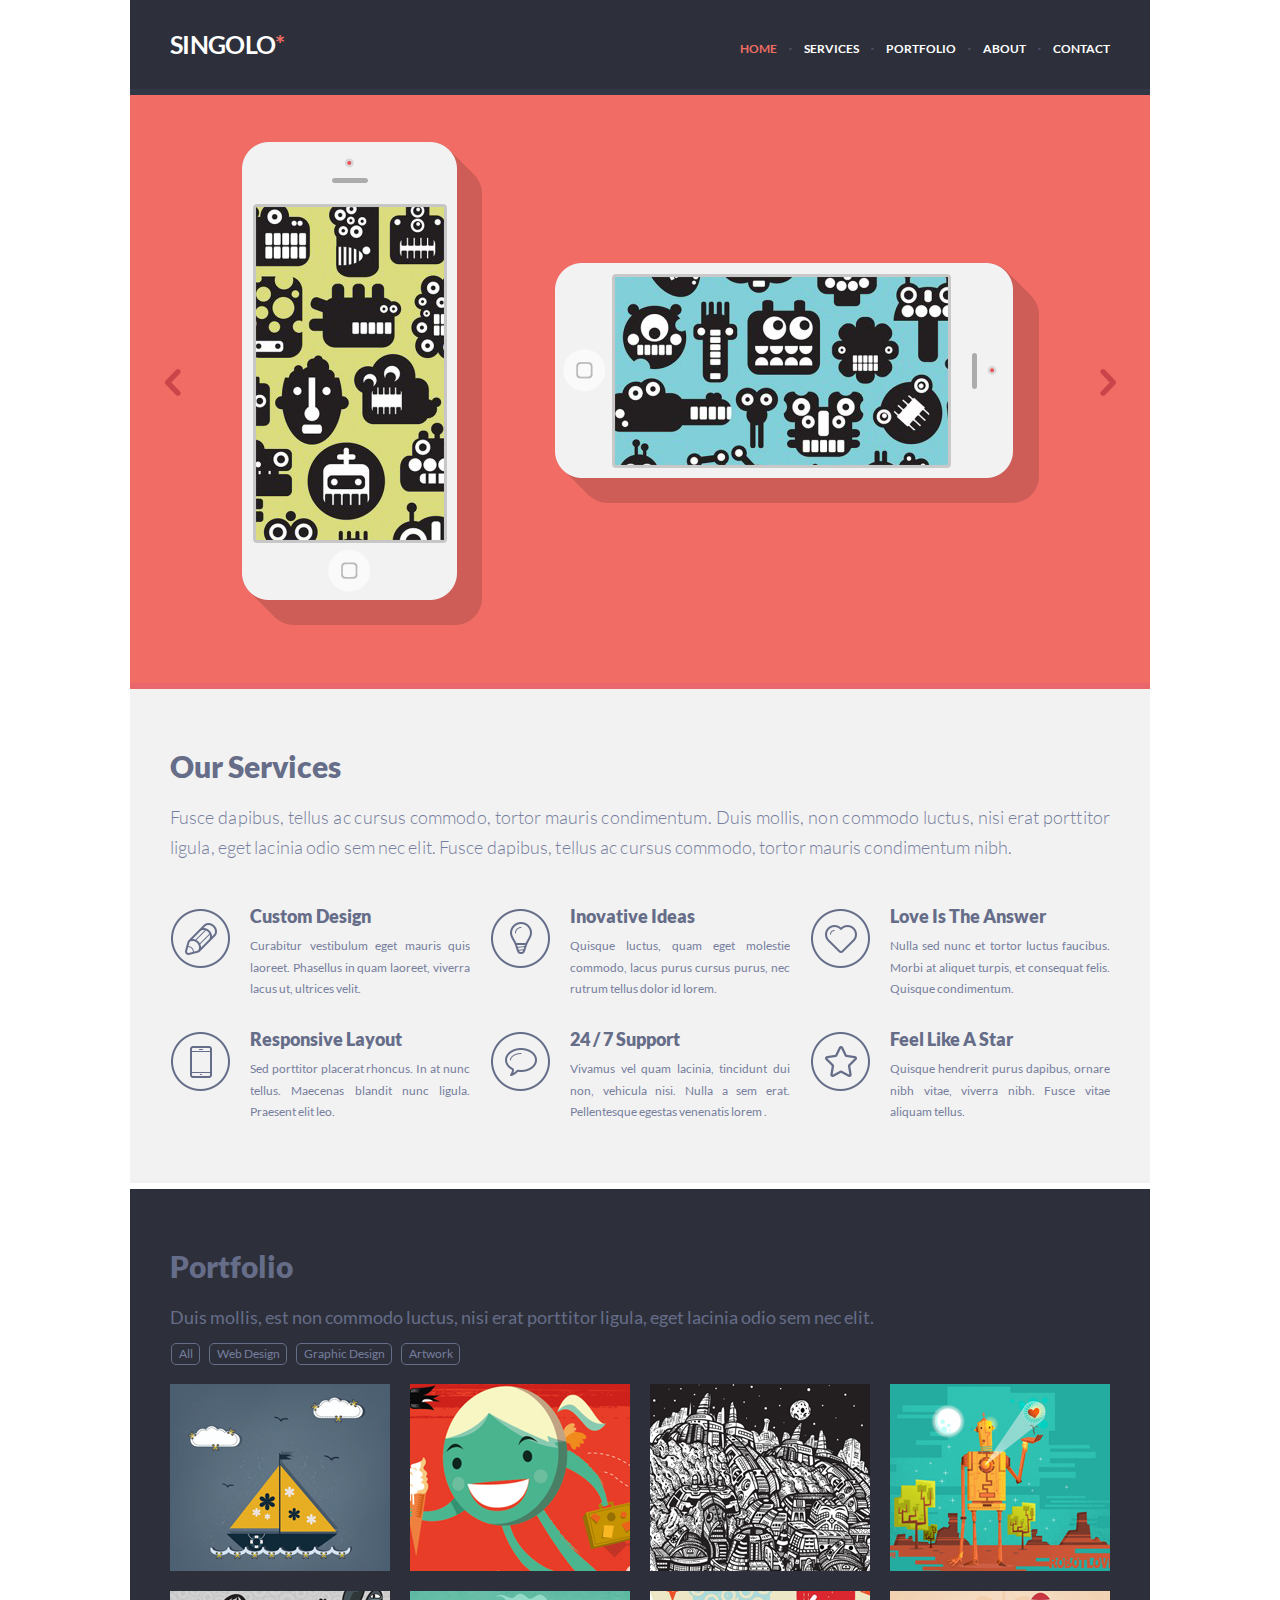
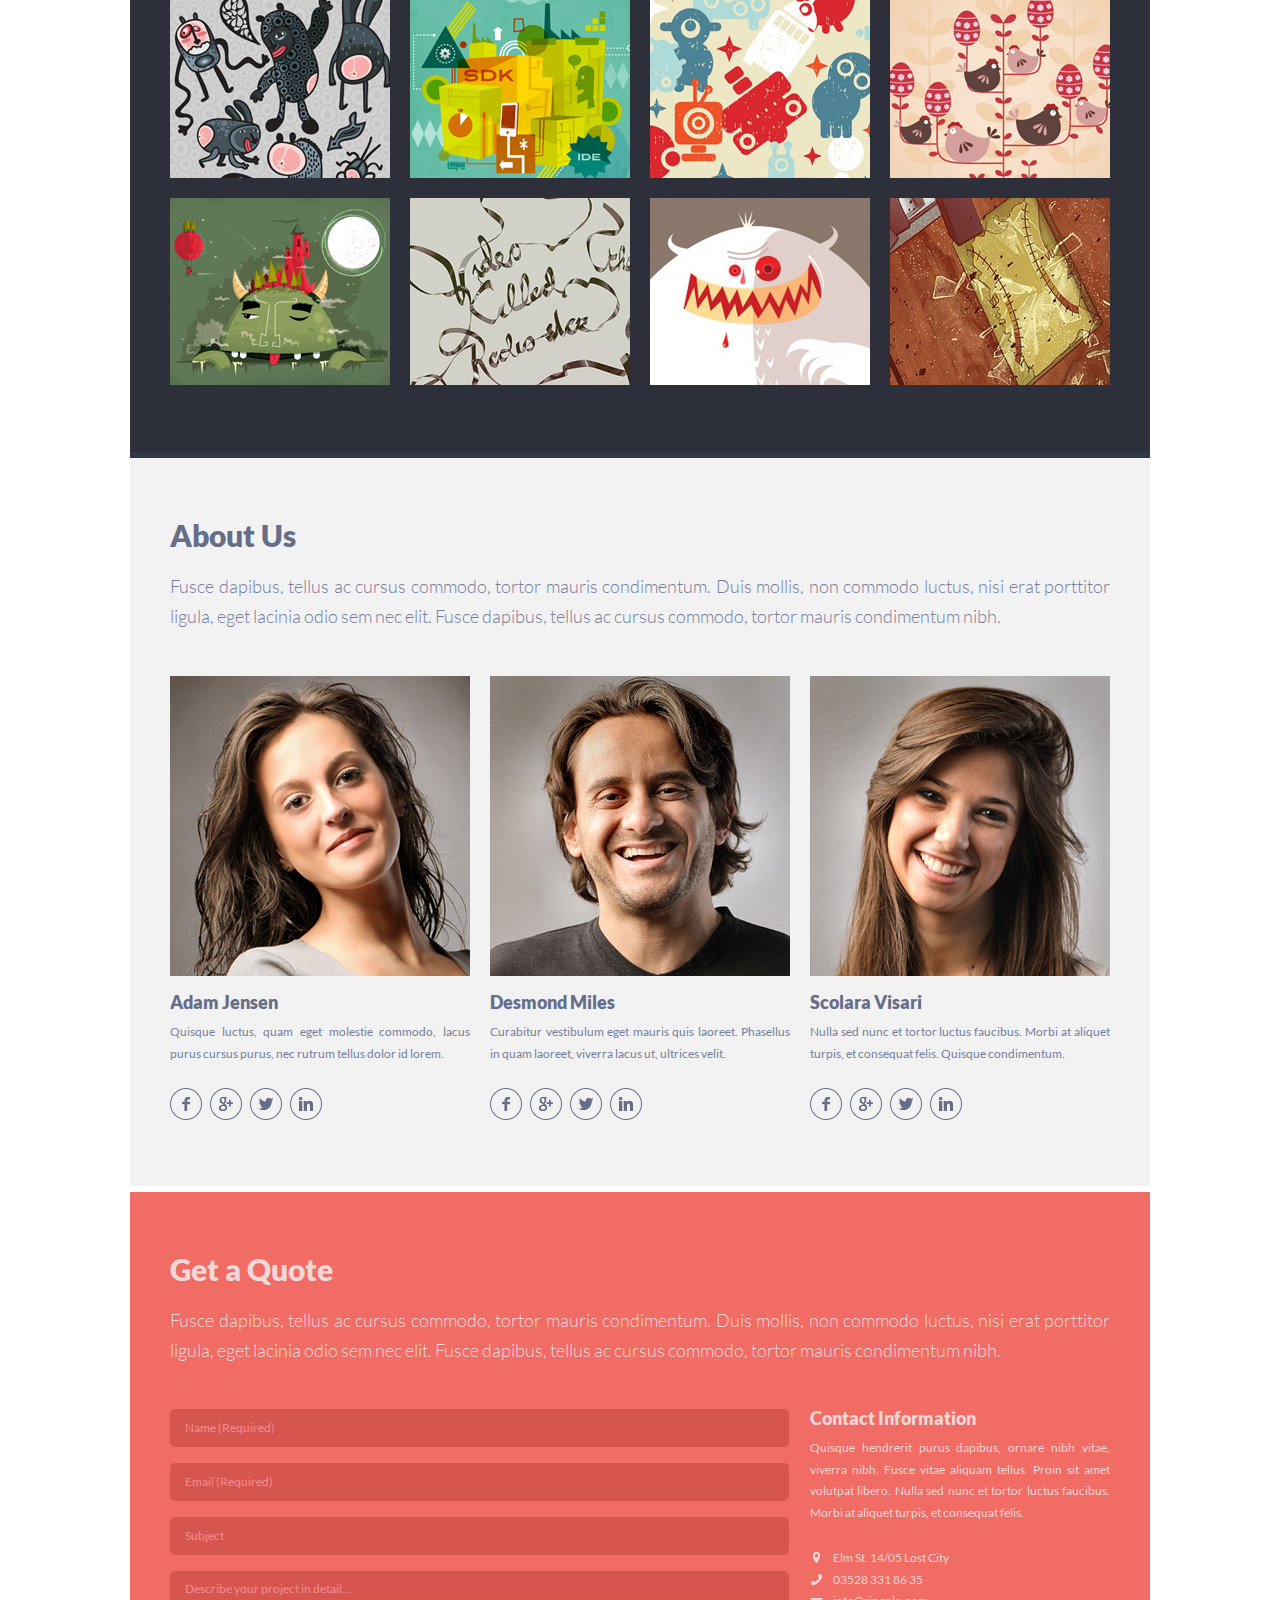
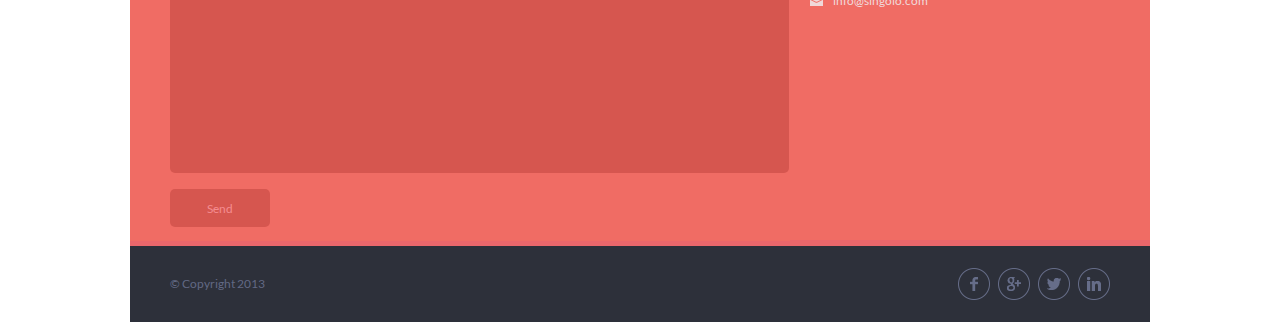
<file: index.html>
<!DOCTYPE html>
<html lang="en">
<head>
    <meta charset="UTF-8">
    <meta name="viewport" content="width=device-width, initial-scale=1.0">
    <title>Singolo</title>
    <link rel="stylesheet" href="fonts.css">
    <link rel="stylesheet" href="style.css">
</head>
<body>
<div class="wrapper">
    <!--header-start-->
    <header class="header">
        <div class="header__logo">
            <a href="index.html" class="header__logo-link">
                <h1 class="header__logo-singolo">SINGOLO</h1>
                <span class="header__logo-star">*</span>
            </a>
        </div>
        <nav class="header__nav">
            <ul class="header__list" id="navigation">
                <li class="header__item">
                    <a href="#home" class="header__link header__link_active">HOME</a>
                </li>
                <li class="header__point">·</li>
                <li class="header__item">
                    <a href="#services" class="header__link" >SERVICES</a>
                </li>
                <li class="header__point">·</li>
                <li class="header__item">
                    <a href="#portfolio" class="header__link">PORTFOLIO</a>
                </li>
                <li class="header__point">·</li>
                <li class="header__item">
                    <a href="#about" class="header__link">ABOUT</a>
                </li>
                <li class="header__point">·</li>
                <li class="header__item">
                    <a href="#get-a-quote" class="header__link">CONTACT</a>
                </li>
            </ul>
        </nav>
    </header>
    <!--header-end-->
    <!--main-start-->
    <main class="main">
    <section id="home"></section>

    <!--slider-start-->

    <!--slider-end-->    

    <section class="slider carousel" id="carousel">
        <div class="items-container">
          <div class="item active">
            <div class="description first-slide">
                <img  class="slider__iPhone-Vertical" src="assets/img/slider/iPhone Vertical.png" alt="iPhone Vertical.png"  id="iphone-vertical">
                <img  class="slider__iPhone-Horizontal" src="assets/img/slider/iPhone Horizontal.png" alt="iPhone Horizontal.png" id="iphone-horizontal"> 
                <div class="first-screen" id="first-screen"></div>
                <button id="first-phone-button"></button>
                <div class="second-screen" id="second-screen"></div>
                <button id="second-phone-button"></button>
            </div>
          </div>
          <div class="item">
            <div class="description second-slide"></div>
          </div>
        </div>
        <img src="assets/img/slider/arrow-prev.png" alt="arrow-prev.png" class="slider__arrow-prev" id="slider__arrowPrev">
        <img src="assets/img/slider/arrow-next.png" alt="arrow-next.png" class="slider__arrow-next"id="slider__arrowNext">
</section>




    <!--services-start-->
    <section class="services" id="services">
        <h1 class="services__h1">Our Services</h1>
        <p class="services__p">Fusce dapibus, tellus ac cursus commodo, tortor mauris condimentum. Duis mollis, non commodo luctus, nisi erat porttitor ligula, eget lacinia odio sem nec elit. Fusce dapibus, tellus ac cursus commodo, tortor mauris condimentum nibh.</p>
        <!--layout-3-column-start-->
        <div class="layout-3-column">
            <div class="service">
                <object  type="image/svg+xml" class="service__image" data="assets/img/service/services-list-item-1.svg" alt="services-list-item-1.svg"></object>
                 <h2 class="service__h2">Custom Design</h2>
                <p class="service__p">Curabitur vestibulum eget mauris quis laoreet. Phasellus in quam laoreet, viverra lacus ut, ultrices velit.</p>
            </div>
            <div class="service">
                <object type="image/svg+xml" class="service__image"  data="assets/img/service/services-list-item-2.svg" alt="ervices-list-item-2.svg"></object>
                <h2 class="service__h2">Inovative Ideas</h2>
                <p class="service__p">Quisque luctus, quam eget molestie commodo, lacus purus cursus purus, nec rutrum tellus dolor id lorem.</p>
            </div>
            <div class="service">
                <object type="image/svg+xml" class="service__image"  data="assets/img/service/services-list-item-3.svg" alt="services-list-item-3.svg"></object>
                <h2 class="service__h2">Love Is The Answer</h2>
                <p class="service__p">Nulla sed nunc et tortor luctus faucibus. Morbi at aliquet turpis, et consequat felis. Quisque condimentum.</p>
            </div>
            <div class="service">
                <object type="image/svg+xml" class="service__image"  data="assets/img/service/services-list-item-4.svg" alt="services-list-item-4.svg"></object>
                <h2 class="service__h2">Responsive Layout</h2>
                <p class="service__p">Sed porttitor placerat rhoncus. In at nunc tellus. Maecenas blandit nunc ligula. Praesent elit leo.</p>
            </div>
            <div class="service">
                <object type="image/svg+xml" class="service__image"  data="assets/img/service/services-list-item-5.svg" alt="services-list-item-5.svg"></object>
                <h2 class="service__h2">24 / 7 Support</h2>
                <p class="service__p">Vivamus vel quam lacinia, tincidunt dui non, vehicula nisi. Nulla a sem erat. Pellentesque egestas venenatis lorem .</p>
            </div>
            <div class="service">
                <object type="image/svg+xml" class="service__image"  data="assets/img/service/services-list-item-6.svg" alt="services-list-item-6.svg"></object>
                <h2 class="service__h2">Feel Like A Star</h2>
                <p class="service__p">Quisque hendrerit purus dapibus, ornare nibh vitae, viverra nibh. Fusce vitae aliquam tellus.</p>
            </div>
        <!--layout-3-column-end-->
    </section>
    <!--services-end-->

<!--portfolio-start-->
    <section class="portfolio" id="portfolio">
    <h1 class="portfolio__h1">Portfolio</h1>
    <p class="portfolio__p">Duis mollis, est non commodo luctus, nisi erat porttitor ligula, eget lacinia odio sem nec elit.</p>
        <div class="portfolio__buttons" id="portfolioButtons">
            <button class="portfolio__button">All</button>
            <button class="portfolio__button">Web Design</button>
            <button class="portfolio__button">Graphic Design</button>
            <button class="portfolio__button">Artwork</button>
        </div>
    <div class="portfolio__projects" id="portfolioProjects">
        <img src="assets/img/portfolio__projects/Project 1.jpg" alt="Project 1.jpg">
        <img src="assets/img/portfolio__projects/Project 2.jpg" alt="Project 2.jpg">
        <img src="assets/img/portfolio__projects/Project 3.jpg" alt="Project 3.jpg">
        <img src="assets/img/portfolio__projects/Project 4.jpg" alt="Project 4.jpg">
        <img src="assets/img/portfolio__projects/Project 5.jpg" alt="Project 5.jpg">
        <img src="assets/img/portfolio__projects/Project 6.jpg" alt="Project 6.jpg">
        <img src="assets/img/portfolio__projects/Project 7.jpg" alt="Project 7.jpg">
        <img src="assets/img/portfolio__projects/Project 8.jpg" alt="Project 8.jpg">
        <img src="assets/img/portfolio__projects/Project 9.jpg" alt="Project 9.jpg">
        <img src="assets/img/portfolio__projects/Project 10.jpg" alt="Project 10.jpg">
        <img src="assets/img/portfolio__projects/Project 11.jpg" alt="Project 11.jpg">
        <img src="assets/img/portfolio__projects/Project 12.jpg" alt="Project 12.jpg">
    </div>
    </section>
    <!--portfolio-end-->
    <!--about-start-->
    <section class="about" id="about">
        <h1 class="about__h1">About Us</h1>
        <p class="about__p">Fusce dapibus, tellus ac cursus commodo, tortor mauris condimentum. Duis mollis, non commodo luctus, nisi erat porttitor ligula, eget lacinia odio sem nec elit. Fusce dapibus, tellus ac cursus commodo, tortor mauris condimentum nibh.</p>
    <div class="about__people">
        <div class="person">
            <img src="assets/img/person/person 1.jpg" alt="person 1.jpg">
            <h2 class="person__h2">Adam Jensen</h2>
            <p class="person__p">Quisque luctus, quam eget molestie commodo, lacus purus cursus purus, nec rutrum tellus dolor id lorem.</p>
            <div class="person__social-buttons">
                <a href="index.html"  class="social-button"><img src="assets/img/social-icons/fb.png" alt="fb.png"></a>
                <a href="index.html" class="social-button"><img src="assets/img/social-icons/gplus.png" alt="gplus.png"></a>
                <a href="index.html" class="social-button"><img src="assets/img/social-icons/twitter.png" alt="twitter.png"></a>
                <a href="index.html" class="social-button"><img src="assets/img/social-icons/linkedin.png" alt="linkedin.png"></a>
            </div>
        </div>

        <div class="person">
            <img src="assets/img/person/person 2.jpg" alt="person 1.jpg">
            <h2 class="person__h2">Desmond Miles</h2>
            <p class="person__p">Curabitur vestibulum eget mauris quis laoreet. Phasellus in quam laoreet, viverra lacus ut, ultrices velit.</p>
            <div class="person__social-buttons">
                <a href="index.html"  class="social-button"><img src="assets/img/social-icons/fb.png" alt="fb.png"></a>
                <a href="index.html" class="social-button"><img src="assets/img/social-icons/gplus.png" alt="gplus.png"></a>
                <a href="index.html" class="social-button"><img src="assets/img/social-icons/twitter.png" alt="twitter.png"></a>
                <a href="index.html" class="social-button"><img src="assets/img/social-icons/linkedin.png" alt="linkedin.png"></a>
            </div>
        </div>

        <div class="person">
            <img src="assets/img/person/person 3.jpg" alt="person 1.jpg">
            <h2 class="person__h2">Scolara Visari</h2>
            <p class="person__p">Nulla sed nunc et tortor luctus faucibus. Morbi at aliquet turpis, et consequat felis. Quisque condimentum.</p>
            <div class="person__social-buttons">
                <a href="index.html"  class="social-button"><img src="assets/img/social-icons/fb.png" alt="fb.png"></a>
                <a href="index.html" class="social-button"><img src="assets/img/social-icons/gplus.png" alt="gplus.png"></a>
                <a href="index.html" class="social-button"><img src="assets/img/social-icons/twitter.png" alt="twitter.png"></a>
                <a href="index.html" class="social-button"><img src="assets/img/social-icons/linkedin.png" alt="linkedin.png"></a>
            </div>
        </div>
    </div>
    </section>
    <!--about-end-->

    <!--get-a-quote-start-->
    <div class="get-a-quote" id="get-a-quote">
        <!--content-start-->
        <section class="content">
            <h1 class="content__h1">Get a Quote</h1>
            <p class="content__p">Fusce dapibus, tellus ac cursus commodo, tortor mauris condimentum. Duis mollis, non commodo luctus, nisi erat porttitor ligula, eget lacinia odio sem nec elit. Fusce dapibus, tellus ac cursus commodo, tortor mauris condimentum nibh.</p>
        </section>
        <!--content-end-->
        <!--contact-form-start-->
        <section class="contact-form">
            <form class="form" action="https://echo.htmlacademy.ru/" method="post">
                <input class="form__name" type="text" name="name" required placeholder="Name (Required)" id="formName">
                <input class="form__email" type="email" name="email"  required placeholder="Email (Required)" id="formEmail">
                <input class="form__subject" type="text" name="subject" placeholder="Subject" id="formSubject" id="formSubject">
                <textarea class="form__message" name="message" required placeholder="Describe your project in detail..." id="formTextarea"></textarea> 
                <input class="form__submit" type="submit" value="Send" id="formSubmit">
            </form>
            <div id="message-block" class="hidden">
                <div id="message">
                    <p>The letter was sent</p>
                    <p id="subjectFill"></p>
                    <p id="textareaFill"></p>
                    <button id="close-btn">Ok</button>
                </div>
            </div>
        </section>
        <!--contact-form-end-->
        <!--contact-info-start-->
        <section class="contact-info">
            <h2 class="contact-info__h2">Contact Information</h2>
            <p class="contact-info__p">Quisque hendrerit purus dapibus, ornare nibh vitae, viverra nibh. Fusce vitae aliquam tellus. Proin sit amet volutpat libero. Nulla sed nunc et tortor luctus faucibus. Morbi at aliquet turpis, et consequat felis. </p>
            <div class="contact-list">
                <object class="contact-list__image" data="./assets/img/contact-list/contact-list__list-item-1.svg" type="image/svg+xml"></object>
                <a class="contact-list__text" href="#">Elm St. 14/05 Lost City </a>
                <object class="contact-list__image" data="./assets/img/contact-list/contact-list__list-item-2.svg" type="image/svg+xml"></object>
                <a class="contact-list__text" href="tel:03528 331 86 35">03528 331 86 35 </a>
                <object class="contact-list__image" data="./assets/img/contact-list/contact-list__list-item-3.svg" type="image/svg+xml"></object>
                <a class="contact-list__text" href="mailto:info@singolo.com">info@singolo.com</a>
            </div>
        </section>
        <!--contact-info-end-->
    </div>
    <!--get-a-quote-end-->
    </main>
    <!--main-end-->
</div>

<div class="wrapper">
    <!--footer-start-->
    <footer class="footer">
        <div class="footer__copyright">© Copyright 2013</div>
        <!--social-media-start-->
        <div class="footer__social-media">
            <a class="social-media__facebook" href="index.html">
                <object data="./assets/img/footer__social-media/social-media__facebook.svg" type="image/svg+xml">social-media__facebook</object>
            </a>
            <a class="social-media__google-plus" href="index.html">
                <object data="./assets/img/footer__social-media/social-media__google-plus.svg" type="image/svg+xml">social-media__google-plus</object>
            </a>
            <a class="social-media__twitter" href="index.html">
                <object data="./assets/img/footer__social-media/social-media__twitter.svg" type="image/svg+xml">social-media__twitter</object>
            </a>
            <a class="social-media__linkedin" href="index.html">
                <object data="./assets/img/footer__social-media/social-media__linkedin.svg" type="image/svg+xml">social-media__linkedin</object>
            </a>
        </div>
        <!--social-media-end-->
    </footer>
    <!--footer-end-->
</div>
<script src="script.js"></script>
</body>
</html>
</file>
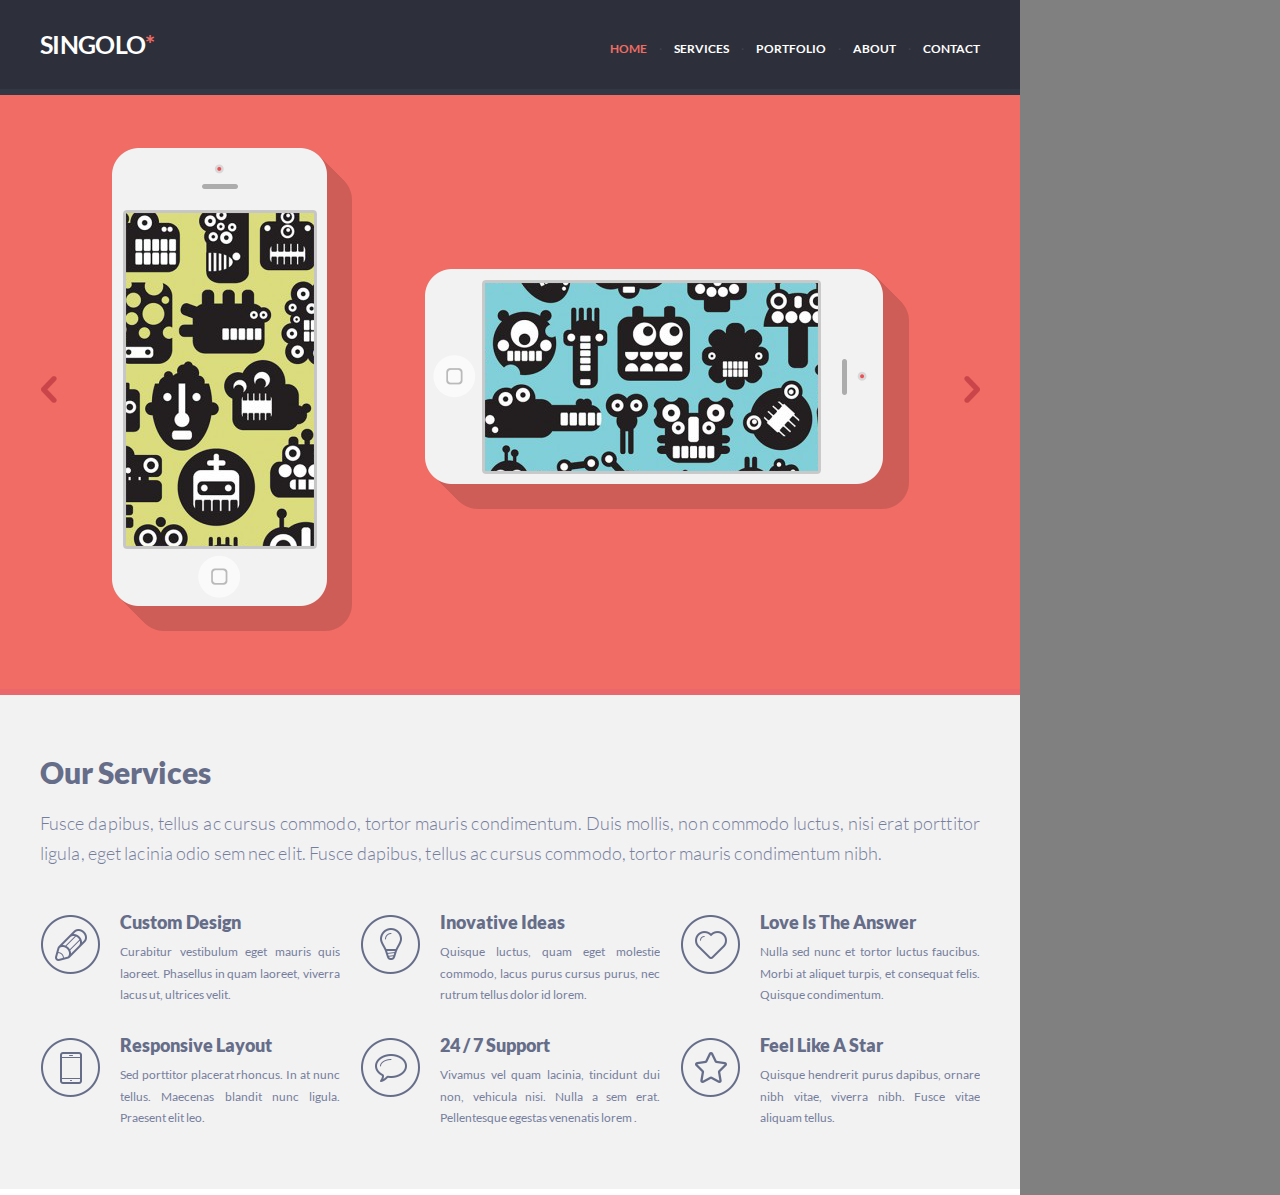
<file: Singolo Part 1.html>
<!DOCTYPE html>
<html lang="en">
<head>
    <meta charset="UTF-8">
    <meta name="viewport" content="width=device-width, initial-scale=1.0">
    <title>Singolo</title>
    <link rel="stylesheet" href="fonts.css">
    <link rel="stylesheet" href="Singolo Part 1.css">
</head>
<body>
<div class="wrapper">
    <!--header-start-->
    <header class="header">
        <div class="header__logo">
            <a href="Singolo Part 1.html" class="header__logo-link">
                <h1 class="header__logo-singolo">SINGOLO</h1>
                <span class="header__logo-star">*</span>
            </a>
        </div>
        <nav class="header__nav">
            <ul class="header__list">
                <li class="header__item">
                    <a href="Singolo Part 1.html" class="header__link header__link_active">HOME</a>
                </li>
                <li class="header__point">·</li>
                <li class="header__item">
                    <a href="Singolo Part 1.html" class="header__link">SERVICES</a>
                </li>
                <li class="header__point">·</li>
                <li class="header__item">
                    <a href="Singolo Part 1.html" class="header__link">PORTFOLIO</a>
                </li>
                <li class="header__point">·</li>
                <li class="header__item">
                    <a href="Singolo Part 1.html" class="header__link">ABOUT</a>
                </li>
                <li class="header__point">·</li>
                <li class="header__item">
                    <a href="Singolo Part 1.html" class="header__link">CONTACT</a>
                </li>
            </ul>
        </nav>
    </header>
    <!--header-end-->

    <!--main-start-->
    <main class="main">
    <!--slider-start-->
        <div class="slider">
            <img  class="slider__iPhone-Vertical" src="assets/img/slider/iPhone Vertical.png" alt="iPhone Vertical.png">
            <img  class="slider__iPhone-Horizontal" src="assets/img/slider/iPhone Horizontal.png" alt="iPhone Horizontal.png">
            <button class="slider__arrow-prev"><img src="assets/img/slider/arrow-prev.png" alt="arrow-prev.png"></button>
            <button class="slider__arrow-next"><img src="assets/img/slider/arrow-next.png" alt="arrow-next.png"></button>
        </div>
    <!--slider-end-->    
    <!--services-start-->
    <section class="services">
        <h1 class="services__h1">Our Services</h1>
        <p class="services__p">Fusce dapibus, tellus ac cursus commodo, tortor mauris condimentum. Duis mollis, non commodo luctus, nisi erat porttitor ligula, eget lacinia odio sem nec elit. Fusce dapibus, tellus ac cursus commodo, tortor mauris condimentum nibh.</p>

        <div class="layout-3-column">
            <div class="service">
                <object  type="image/svg+xml" class="service__image" data="assets/img/service/services-list-item-1.svg" alt="services-list-item-1.svg"></object>
                 <h2 class="service__h2">Custom Design</h2>
                <p class="service__p">Curabitur vestibulum eget mauris quis laoreet. Phasellus in quam laoreet, viverra lacus ut, ultrices velit.</p>
            </div>
            <div class="service">
                <object type="image/svg+xml" class="service__image"  data="assets/img/service/services-list-item-2.svg" alt="ervices-list-item-2.svg"></object>
                <h2 class="service__h2">Inovative Ideas</h2>
                <p class="service__p">Quisque luctus, quam eget molestie commodo, lacus purus cursus purus, nec rutrum tellus dolor id lorem.</p>
            </div>
            <div class="service">
                <object type="image/svg+xml" class="service__image"  data="assets/img/service/services-list-item-3.svg" alt="services-list-item-3.svg"></object>
                <h2 class="service__h2">Love Is The Answer</h2>
                <p class="service__p">Nulla sed nunc et tortor luctus faucibus. Morbi at aliquet turpis, et consequat felis. Quisque condimentum.</p>
            </div>
            <div class="service">
                <object type="image/svg+xml" class="service__image"  data="assets/img/service/services-list-item-4.svg" alt="services-list-item-4.svg"></object>
                <h2 class="service__h2">Responsive Layout</h2>
                <p class="service__p">Sed porttitor placerat rhoncus. In at nunc tellus. Maecenas blandit nunc ligula. Praesent elit leo.</p>
            </div>
            <div class="service">
                <object type="image/svg+xml" class="service__image"  data="assets/img/service/services-list-item-5.svg" alt="services-list-item-5.svg"></object>
                <h2 class="service__h2">24 / 7 Support</h2>
                <p class="service__p">Vivamus vel quam lacinia, tincidunt dui non, vehicula nisi. Nulla a sem erat. Pellentesque egestas venenatis lorem .</p>
            </div>
            <div class="service">
                <object type="image/svg+xml" class="service__image"  data="assets/img/service/services-list-item-6.svg" alt="services-list-item-6.svg"></object>
                <h2 class="service__h2">Feel Like A Star</h2>
                <p class="service__p">Quisque hendrerit purus dapibus, ornare nibh vitae, viverra nibh. Fusce vitae aliquam tellus.</p>
            </div>
    </section>
    <!--services-end-->
    </main>
    <!--main-end-->
</div>
</body>
</html>
</file>
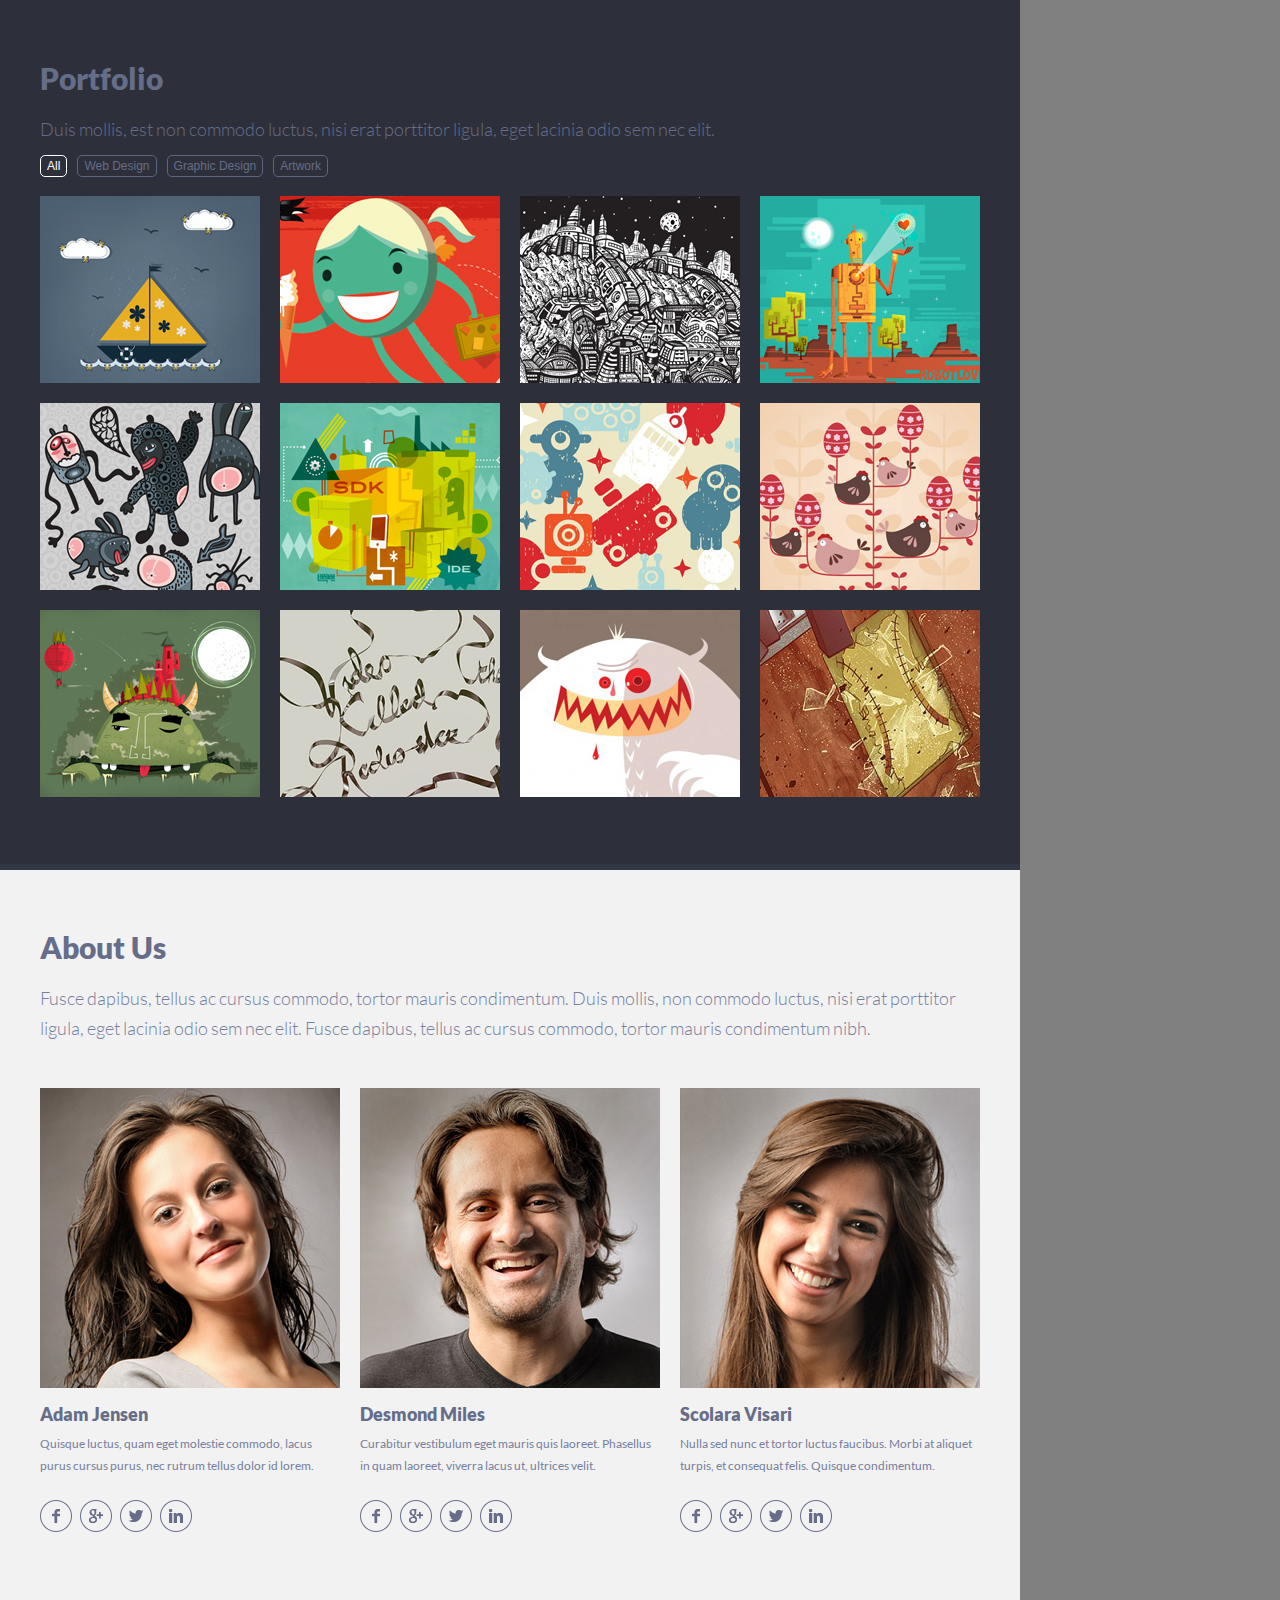
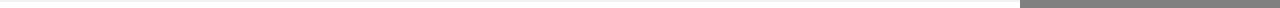
<file: Singolo Part 2.html>
<!DOCTYPE html>
<html lang="en">
<head>
    <meta charset="UTF-8">
    <meta name="viewport" content="width=device-width, initial-scale=1.0">
    <title>Singolo</title>
    <link rel="stylesheet" href="fonts.css">
    <link rel="stylesheet" href="Singolo Part 2.css">
</head>
<body>
<main>
    <div class="wrapper">
    <!--portfolio-start-->
    <section class="portfolio">
    <h1 class="portfolio__h1">Portfolio</h1>
    <p class="portfolio__p">Duis mollis, est non commodo luctus, nisi erat porttitor ligula, eget lacinia odio sem nec elit.</p>
        <div class="portfolio__buttons">
            <button class="portfolio__button portfolio__button-selected">All</button>
            <button class="portfolio__button">Web Design</button>
            <button class="portfolio__button">Graphic Design</button>
            <button class="portfolio__button">Artwork</button>
        </div>
    <div class="portfolio__projects">
        <img src="assets/img/portfolio__projects/Project 1.jpg" alt="Project 1.jpg">
        <img src="assets/img/portfolio__projects/Project 2.jpg" alt="Project 2.jpg">
        <img src="assets/img/portfolio__projects/Project 3.jpg" alt="Project 3.jpg">
        <img src="assets/img/portfolio__projects/Project 4.jpg" alt="Project 4.jpg">
        <img src="assets/img/portfolio__projects/Project 5.jpg" alt="Project 5.jpg">
        <img src="assets/img/portfolio__projects/Project 6.jpg" alt="Project 6.jpg">
        <img src="assets/img/portfolio__projects/Project 7.jpg" alt="Project 7.jpg">
        <img src="assets/img/portfolio__projects/Project 8.jpg" alt="Project 8.jpg">
        <img src="assets/img/portfolio__projects/Project 9.jpg" alt="Project 9.jpg">
        <img src="assets/img/portfolio__projects/Project 10.jpg" alt="Project 10.jpg">
        <img src="assets/img/portfolio__projects/Project 11.jpg" alt="Project 11.jpg">
        <img src="assets/img/portfolio__projects/Project 12.jpg" alt="Project 12.jpg">
    </div>
    </section>
    <!--portfolio-end-->

    <!--about-start-->
    <section class="about">
        <h1 class="about__h1">About Us</h1>
        <p class="about__p">Fusce dapibus, tellus ac cursus commodo, tortor mauris condimentum. Duis mollis, non commodo luctus, nisi erat porttitor ligula, eget lacinia odio sem nec elit. Fusce dapibus, tellus ac cursus commodo, tortor mauris condimentum nibh.</p>
    <div class="about__people">
        <div class="person">
            <img src="assets/img/person/person 1.jpg" alt="person 1.jpg">
            <h2 class="person__h2">Adam Jensen</h2>
            <p class="person__p">Quisque luctus, quam eget molestie commodo, lacus purus cursus purus, nec rutrum tellus dolor id lorem.</p>
            <div class="person__social-buttons">
                <a href="Singolo Part 2.html"  class="social-button"><img src="assets/img/social-icons/fb.png" alt="fb.png"></a>
                <a href="Singolo Part 2.html" class="social-button"><img src="assets/img/social-icons/gplus.png" alt="gplus.png"></a>
                <a href="Singolo Part 2.html" class="social-button"><img src="assets/img/social-icons/twitter.png" alt="twitter.png"></a>
                <a href="Singolo Part 2.html" class="social-button"><img src="assets/img/social-icons/linkedin.png" alt="linkedin.png"></a>
            </div>
        </div>

        <div class="person">
            <img src="assets/img/person/person 2.jpg" alt="person 1.jpg">
            <h2 class="person__h2">Desmond Miles</h2>
            <p class="person__p">Curabitur vestibulum eget mauris quis laoreet. Phasellus in quam laoreet, viverra lacus ut, ultrices velit.</p>
            <div class="person__social-buttons">
                <a href="Singolo Part 2.html"  class="social-button"><img src="assets/img/social-icons/fb.png" alt="fb.png"></a>
                <a href="Singolo Part 2.html" class="social-button"><img src="assets/img/social-icons/gplus.png" alt="gplus.png"></a>
                <a href="Singolo Part 2.html" class="social-button"><img src="assets/img/social-icons/twitter.png" alt="twitter.png"></a>
                <a href="Singolo Part 2.html" class="social-button"><img src="assets/img/social-icons/linkedin.png" alt="linkedin.png"></a>
            </div>
        </div>

        <div class="person">
            <img src="assets/img/person/person 3.jpg" alt="person 1.jpg">
            <h2 class="person__h2">Scolara Visari</h2>
            <p class="person__p">Nulla sed nunc et tortor luctus faucibus. Morbi at aliquet turpis, et consequat felis. Quisque condimentum.</p>
            <div class="person__social-buttons">
                <a href="Singolo Part 2.html"  class="social-button"><img src="assets/img/social-icons/fb.png" alt="fb.png"></a>
                <a href="Singolo Part 2.html" class="social-button"><img src="assets/img/social-icons/gplus.png" alt="gplus.png"></a>
                <a href="Singolo Part 2.html" class="social-button"><img src="assets/img/social-icons/twitter.png" alt="twitter.png"></a>
                <a href="Singolo Part 2.html" class="social-button"><img src="assets/img/social-icons/linkedin.png" alt="linkedin.png"></a>
            </div>
        </div>


    </div>
    </section>
    <!--about-end-->
    </div>
</main>
</body>
</html>
</file>
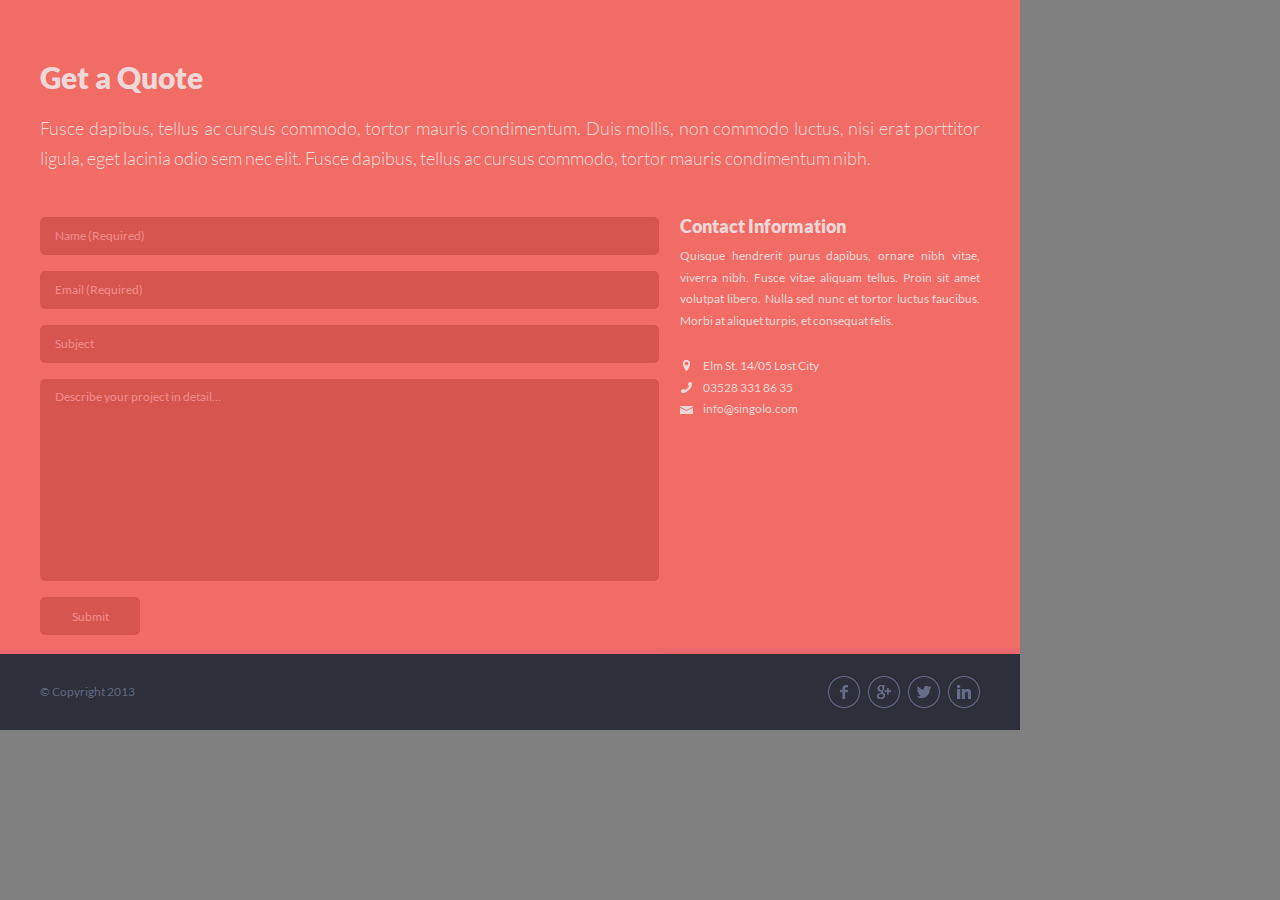
<file: Singolo Part 3.html>
<!DOCTYPE html>
<html lang="en">
<head>
    <meta charset="UTF-8">
    <meta name="viewport" content="width=device-width, initial-scale=1.0">
    <title>Singolo</title>
    <link rel="stylesheet" href="fonts.css">
    <link rel="stylesheet" href="Singolo Part 3.css">
</head>
<body>
<main>
    <div class="wrapper">
    <!--get-a-quote-start-->
        <div class="get-a-quote">
        <section class="content">
            <h1 class="content__h1">Get a Quote</h1>
            <p class="content__p">Fusce dapibus, tellus ac cursus commodo, tortor mauris condimentum. Duis mollis, non commodo luctus, nisi erat porttitor ligula, eget lacinia odio sem nec elit. Fusce dapibus, tellus ac cursus commodo, tortor mauris condimentum nibh.</p>
        </section>
        <section class="contact-form">
            <form class="form">
                <input class="form__name" type="text" name="name" required placeholder="Name (Required)">
                <input class="form__email" type="email" name="email"  required placeholder="Email (Required)">
                <input class="form__subject" type="text" name="subject" placeholder="Subject">
                <textarea class="form__message" name="message" required placeholder="Describe your project in detail..."></textarea> 
                <input class="form__submit" type="submit" value="Submit">
            </form>
        </section>

        <section class="contact-info">
            <h2 class="contact-info__h2">Contact Information</h2>
            <p class="contact-info__p">Quisque hendrerit purus dapibus, ornare nibh vitae, viverra nibh. Fusce vitae aliquam tellus. Proin sit amet volutpat libero. Nulla sed nunc et tortor luctus faucibus. Morbi at aliquet turpis, et consequat felis. </p>
            <div class="contact-list">
                <object class="contact-list__image" data="./assets/img/contact-list/contact-list__list-item-1.svg" type="image/svg+xml"></object>
                <a class="contact-list__text" href="#">Elm St. 14/05 Lost City </a>
                <object class="contact-list__image" data="./assets/img/contact-list/contact-list__list-item-2.svg" type="image/svg+xml"></object>
                <a class="contact-list__text" href="tel:03528 331 86 35">03528 331 86 35 </a>
                <object class="contact-list__image" data="./assets/img/contact-list/contact-list__list-item-3.svg" type="image/svg+xml"></object>
                <a class="contact-list__text" href="mailto:info@singolo.com">info@singolo.com</a>
            </div>
        </section>
    </div>
    <!--get-a-quote-end-->
</main>
<!--main-end-->
</div>
<div class="wrapper">
<!--footer-start-->

<footer class="footer">
    <div class="footer__copyright">© Copyright 2013</div>
    <div class="footer__social-media">
        <a class="social-media__facebook" href="Singolo Part 3.html">
            <object data="./assets/img/footer__social-media/social-media__facebook.svg" type="image/svg+xml">social-media__facebook</object>
        </a>
        <a class="social-media__google-plus" href="#">
            <object data="./assets/img/footer__social-media/social-media__google-plus.svg" type="image/svg+xml">social-media__google-plus</object>
        </a>
        <a class="social-media__twitter" href="#">
            <object data="./assets/img/footer__social-media/social-media__twitter.svg" type="image/svg+xml">social-media__twitter</object>
        </a>
        <a class="social-media__linkedin" href="#">
            <object data="./assets/img/footer__social-media/social-media__linkedin.svg" type="image/svg+xml">social-media__linkedin</object>
        </a>
    </div>
</footer>
<!--footer-end-->
</div>
</body>
</html>
</file>
<file: fonts.css>
/* lato-300 - latin */
@font-face {
     font-family: 'Lato';
     font-style: normal;
     font-weight: 300;
     src: url('assets/fonts/lato-v16-latin-300.eot'); /* IE9 Compat Modes */
     src: local('Lato Light'), local('Lato-Light'),
          url('assets/fonts/lato-v16-latin-300.eot?#iefix') format('embedded-opentype'), /* IE6-IE8 */
          url('assets/fonts/lato-v16-latin-300.woff2') format('woff2'), /* Super Modern Browsers */
          url('assets/fonts/lato-v16-latin-300.woff') format('woff'), /* Modern Browsers */
          url('assets/fonts/lato-v16-latin-300.ttf') format('truetype'), /* Safari, Android, iOS */
          url('assets/fonts/lato-v16-latin-300.svg#Lato') format('svg'); /* Legacy iOS */
   }
   /* lato-regular - latin */
   @font-face {
     font-family: 'Lato';
     font-style: normal;
     font-weight: 400;
     src: url('assets/fonts/lato-v16-latin-regular.eot'); /* IE9 Compat Modes */
     src: local('Lato Regular'), local('Lato-Regular'),
          url('assets/fonts/lato-v16-latin-regular.eot?#iefix') format('embedded-opentype'), /* IE6-IE8 */
          url('assets/fonts/lato-v16-latin-regular.woff2') format('woff2'), /* Super Modern Browsers */
          url('assets/fonts/lato-v16-latin-regular.woff') format('woff'), /* Modern Browsers */
          url('assets/fonts/lato-v16-latin-regular.ttf') format('truetype'), /* Safari, Android, iOS */
          url('assets/fonts/lato-v16-latin-regular.svg#Lato') format('svg'); /* Legacy iOS */
   }
   /* lato-700 - latin */
   @font-face {
     font-family: 'Lato';
     font-style: normal;
     font-weight: 700;
     src: url('assets/fonts/lato-v16-latin-700.eot'); /* IE9 Compat Modes */
     src: local('Lato Bold'), local('Lato-Bold'),
          url('assets/fonts/lato-v16-latin-700.eot?#iefix') format('embedded-opentype'), /* IE6-IE8 */
          url('assets/fonts/lato-v16-latin-700.woff2') format('woff2'), /* Super Modern Browsers */
          url('assets/fonts/lato-v16-latin-700.woff') format('woff'), /* Modern Browsers */
          url('assets/fonts/lato-v16-latin-700.ttf') format('truetype'), /* Safari, Android, iOS */
          url('assets/fonts/lato-v16-latin-700.svg#Lato') format('svg'); /* Legacy iOS */
   }
   /* lato-900 - latin */
   @font-face {
     font-family: 'Lato';
     font-style: normal;
     font-weight: 900;
     src: url('assets/fonts/lato-v16-latin-900.eot'); /* IE9 Compat Modes */
     src: local('Lato Black'), local('Lato-Black'),
          url('assets/fonts/lato-v16-latin-900.eot?#iefix') format('embedded-opentype'), /* IE6-IE8 */
          url('assets/fonts/lato-v16-latin-900.woff2') format('woff2'), /* Super Modern Browsers */
          url('assets/fonts/lato-v16-latin-900.woff') format('woff'), /* Modern Browsers */
          url('assets/fonts/lato-v16-latin-900.ttf') format('truetype'), /* Safari, Android, iOS */
          url('assets/fonts/lato-v16-latin-900.svg#Lato') format('svg'); /* Legacy iOS */
   }
</file>
<file: style.css>
/*reset.css-start*/

/* http://meyerweb.com/eric/tools/css/reset/
   v2.0-modified | 20110126
   License: none (public domain)
*/

html, body, div, span, applet, object, iframe,
h1, h2, h3, h4, h5, h6, p, blockquote, pre,
a, abbr, acronym, address, big, cite, code,
del, dfn, em, img, ins, kbd, q, s, samp,
small, strike, strong, sub, sup, tt, var,
b, u, i, center,
dl, dt, dd, ol, ul, li,
fieldset, form, label, legend,
table, caption, tbody, tfoot, thead, tr, th, td,
article, aside, canvas, details, embed,
figure, figcaption, footer, header, hgroup,
menu, nav, output, ruby, section, summary,
time, mark, audio, video {
  margin: 0;
	padding: 0;
	border: 0;
	font-size: 100%;
	font: inherit;
	vertical-align: baseline;
}

/* make sure to set some focus styles for accessibility */
:focus {
    outline: 0;
}

/* HTML5 display-role reset for older browsers */
article, aside, details, figcaption, figure,
footer, header, hgroup, menu, nav, section {
	display: block;
}

body {
	line-height: 1;
}

ol, ul {
	list-style: none;
}

blockquote, q {
	quotes: none;
}

blockquote:before, blockquote:after,
q:before, q:after {
	content: '';
	content: none;
}

table {
	border-collapse: collapse;
	border-spacing: 0;
}

input[type=search]::-webkit-search-cancel-button,
input[type=search]::-webkit-search-decoration,
input[type=search]::-webkit-search-results-button,
input[type=search]::-webkit-search-results-decoration {
    -webkit-appearance: none;
    -moz-appearance: none;
}

input[type=search] {
    -webkit-appearance: none;
    -moz-appearance: none;
    -webkit-box-sizing: content-box;
    -moz-box-sizing: content-box;
    box-sizing: content-box;
}

textarea {
    overflow: auto;
    vertical-align: top;
    resize: vertical;
}

/**
 * Correct `inline-block` display not defined in IE 6/7/8/9 and Firefox 3.
 */

audio,
canvas,
video {
    display: inline-block;
    *display: inline;
    *zoom: 1;
    max-width: 100%;
}

/**
 * Prevent modern browsers from displaying `audio` without controls.
 * Remove excess height in iOS 5 devices.
 */

audio:not([controls]) {
    display: none;
    height: 0;
}

/**
 * Address styling not present in IE 7/8/9, Firefox 3, and Safari 4.
 * Known issue: no IE 6 support.
 */

[hidden] {
    display: none;
}

/**
 * 1. Correct text resizing oddly in IE 6/7 when body `font-size` is set using
 *    `em` units.
 * 2. Prevent iOS text size adjust after orientation change, without disabling
 *    user zoom.
 */

html {
    font-size: 100%; /* 1 */
    -webkit-text-size-adjust: 100%; /* 2 */
    -ms-text-size-adjust: 100%; /* 2 */
}

/**
 * Address `outline` inconsistency between Chrome and other browsers.
 */

a:focus {
    outline: thin dotted;
}

/**
 * Improve readability when focused and also mouse hovered in all browsers.
 */

a:active,
a:hover {
    outline: 0;
}

/**
 * 1. Remove border when inside `a` element in IE 6/7/8/9 and Firefox 3.
 * 2. Improve image quality when scaled in IE 7.
 */

img {
    border: 0; /* 1 */
    -ms-interpolation-mode: bicubic; /* 2 */
}

/**
 * Address margin not present in IE 6/7/8/9, Safari 5, and Opera 11.
 */

figure {
    margin: 0;
}

/**
 * Correct margin displayed oddly in IE 6/7.
 */

form {
    margin: 0;
}

/**
 * Define consistent border, margin, and padding.
 */

fieldset {
    border: 1px solid #c0c0c0;
    margin: 0 2px;
    padding: 0.35em 0.625em 0.75em;
}

/**
 * 1. Correct color not being inherited in IE 6/7/8/9.
 * 2. Correct text not wrapping in Firefox 3.
 * 3. Correct alignment displayed oddly in IE 6/7.
 */

legend {
    border: 0; /* 1 */
    padding: 0;
    white-space: normal; /* 2 */
    *margin-left: -7px; /* 3 */
}

/**
 * 1. Correct font size not being inherited in all browsers.
 * 2. Address margins set differently in IE 6/7, Firefox 3+, Safari 5,
 *    and Chrome.
 * 3. Improve appearance and consistency in all browsers.
 */

button,
input,
select,
textarea {
    font-size: 100%; /* 1 */
    margin: 0; /* 2 */
    vertical-align: baseline; /* 3 */
    *vertical-align: middle; /* 3 */
}

/**
 * Address Firefox 3+ setting `line-height` on `input` using `!important` in
 * the UA stylesheet.
 */

button,
input {
    line-height: normal;
}

/**
 * Address inconsistent `text-transform` inheritance for `button` and `select`.
 * All other form control elements do not inherit `text-transform` values.
 * Correct `button` style inheritance in Chrome, Safari 5+, and IE 6+.
 * Correct `select` style inheritance in Firefox 4+ and Opera.
 */

button,
select {
    text-transform: none;
}

/**
 * 1. Avoid the WebKit bug in Android 4.0.* where (2) destroys native `audio`
 *    and `video` controls.
 * 2. Correct inability to style clickable `input` types in iOS.
 * 3. Improve usability and consistency of cursor style between image-type
 *    `input` and others.
 * 4. Remove inner spacing in IE 7 without affecting normal text inputs.
 *    Known issue: inner spacing remains in IE 6.
 */

button,
html input[type="button"], /* 1 */
input[type="reset"],
input[type="submit"] {
    -webkit-appearance: button; /* 2 */
    cursor: pointer; /* 3 */
    *overflow: visible;  /* 4 */
}

/**
 * Re-set default cursor for disabled elements.
 */

button[disabled],
html input[disabled] {
    cursor: default;
}

/**
 * 1. Address box sizing set to content-box in IE 8/9.
 * 2. Remove excess padding in IE 8/9.
 * 3. Remove excess padding in IE 7.
 *    Known issue: excess padding remains in IE 6.
 */

input[type="checkbox"],
input[type="radio"] {
    box-sizing: border-box; /* 1 */
    padding: 0; /* 2 */
    *height: 13px; /* 3 */
    *width: 13px; /* 3 */
}

/**
 * 1. Address `appearance` set to `searchfield` in Safari 5 and Chrome.
 * 2. Address `box-sizing` set to `border-box` in Safari 5 and Chrome
 *    (include `-moz` to future-proof).
 */

input[type="search"] {
    -webkit-appearance: textfield; /* 1 */
    -moz-box-sizing: content-box;
    -webkit-box-sizing: content-box; /* 2 */
    box-sizing: content-box;
}

/**
 * Remove inner padding and search cancel button in Safari 5 and Chrome
 * on OS X.
 */

input[type="search"]::-webkit-search-cancel-button,
input[type="search"]::-webkit-search-decoration {
    -webkit-appearance: none;
}

/**
 * Remove inner padding and border in Firefox 3+.
 */

button::-moz-focus-inner,
input::-moz-focus-inner {
    border: 0;
    padding: 0;
}

/**
 * 1. Remove default vertical scrollbar in IE 6/7/8/9.
 * 2. Improve readability and alignment in all browsers.
 */

textarea {
    overflow: auto; /* 1 */
    vertical-align: top; /* 2 */
}

/**
 * Remove most spacing between table cells.
 */


table {
    border-collapse: collapse;
    border-spacing: 0;
}

html,
button,
input,
select,
textarea {
    color: #222;
}


::-moz-selection {
    background: #b3d4fc;
    text-shadow: none;
}

::selection {
    background: #b3d4fc;
    text-shadow: none;
}

img {
    vertical-align: middle;
}

fieldset {
    border: 0;
    margin: 0;
    padding: 0;
}

textarea {
    resize: vertical;
}

.chromeframe {
    margin: 0.2em 0;
    background: #ccc;
    color: #000;
    padding: 0.2em 0;
}

a {
    text-decoration: none;
}

/*reset.css-end*/











*,
*::before,
*::after {
    -webkit-box-sizing: inherit;
    box-sizing: inherit;
}

.wrapper{
    max-width: 1020px;
    margin:auto;
    font-family: 'Lato', "Arial", sans-serif;
}
html{
    font-size:10px;

}
html, body{
    scroll-behavior: smooth;
}

/*header-start*/
.header{
    position:fixed;
    top:0;
    z-index:100;
    display:flex;
    width:1020px;
    height:89px;
    background-color: #2d303a;
    border-bottom: 6px solid #323746;
}

.header__logo{
    display:flex;
    align-items: center;
    padding-left:40px;
    font-size: 2.5em;
    font-weight: 700;
}

.header__logo-link{
    display:flex;
    color:#ffffff;
}

.header__logo-singolo{
    letter-spacing: -0.7px;
}

.header__logo-star{
    color:#f06c64;
}

.header__nav{
    display:flex;
    margin-left:auto;
    margin-top:7px;
    padding-right:40px;
}




.header__list{
    display:flex;
    width:370px;
    margin-top:1px;
    align-items: center;
    justify-content: space-between;
}

.header__link{
    font-family: "Lato";
    font-size: 1.2em; 
    font-weight: 700;  
    color:#ffffff;  
}
.header__point{
    font-family: "fontello";
    font-size: 2.2em;
    color: #494e62;
}

.header__link_active,
.header__link:hover{
    color:#f06c64;
    transition-duration: .5s;
}

#home{
    width:0px;
    height:0px;
    scroll-margin-top: 94px; 
}

@media (max-width:1019px){
    .header{
        width:100%;
    }
}

/*header-end*/



/*main-start*/

/*slider-start*/

.slider{
    position:relative;
    margin-top:89px;
    height:594px;
    border-bottom: 6px solid #ea676b;
    background-color: #f06c64;
    scroll-margin-top: 94px; 
}


.slider__iPhone-Vertical{
    position: absolute;
    left:112px;
    top:53px;
}

.slider__iPhone-Horizontal{
    position: absolute;
    left:425px;
    top:174px;
}

.slider__arrow-prev{
    position: absolute;
    top:280px;
    left:35px;
    background-color: transparent;
    border:0;
    outline:0;
}

.slider__arrow-next{
    position: absolute;
    top:280px;
    right:34px;
    background-color: transparent;
    border:0;
    outline:0;
}

.slider__arrow-next:active,
.slider__arrow-prev:active{
    background-color: red;
}

.second-slide {
    background-image: url("assets/img/slider/Slide-2.png");
    width:100%;
}

/*slider-buttons start*/

.first-black-screen {
    position: absolute;
    left: 126px;
    top: 118px;
    width: 188px;
    height: 333px;
    background-color: black;
}

.second-black-screen {
    position: absolute;
    right: 202px;
    top: 188px;
    width: 333px;
    height: 188px;
    background-color: black;
}

#first-phone-button {
    position: absolute;
    width: 41px;
    height: 41px;
    left: 199px;
    top: 462px;
    border-radius: 100%;
    opacity: 0;
    cursor: pointer;
}

#second-phone-button {
    position: absolute;
    width: 41px;
    height: 41px;
    right: 545px;
    top: 260px;
    border-radius: 100%;
    opacity: 0;
    cursor: pointer;
}



.to-left {
    animation-name: left;
  }
  
  .from-right {
    animation-name: right;
  }
  
  .to-right {
    animation-name: right;
    animation-direction: reverse;
  }
  
  .from-left {
    animation-name: left;
    animation-direction: reverse;
  }
  
  @keyframes left {
    from {
      left: 0;
    }
    to {
      left: -100%;
    }
  }
  
  @keyframes right {
    from {
      left: 100%;
    }
    to {
      left: 0;
    }
  }
/*slider-buttons end*/

@media (max-width:1019px){
    .wrapper{
        width:100%;
    }

    .slider{
        width:100%;
        height:58vw;
    }
    /*
    .slider__iPhone-Vertical{
        width:23.2vw;
        height:46.7vw;
    }
    
    .slider__iPhone-Horizontal{
        width:30vw;
        height:80%;
    }
*/
}




/*slider-end*/






/*services-start*/

.services{
    padding:62px 40px 30px 40px;
    background-color: #f2f2f2;
    border-bottom:6px solid white;
    scroll-margin-top: 94px; 
}


.services__h1{
    margin-bottom:21px;
    font-size:3.0em;
    font-weight: 900;
    letter-spacing:-0.2px;
    color:#666d89;
}

.services__p{
    padding-bottom:45px;
    font-size:1.8em;
    font-weight: 300;
    line-height:30px;
    letter-spacing:0.1px;
    text-align: justify;
    color:#767e9e;
}

/*layout-3-column-start*/

.layout-3-column{
    display:flex;
    flex-wrap: wrap;
    justify-content: space-between;
    width:939px;
    padding-left:1px;
    color:#767e9e;
}

.service{
    display:grid;
    grid-template-columns: 59px 220px;
    grid-template-rows: 19px 58px;
    column-gap: 20px;
    row-gap:9px;
    height:88px;
    margin-bottom:35px;
    overflow:hidden;
}

.service__image{
    width:59px;
    height:59px;
    grid-row:1/3;
    padding-top:2px;
}


.service__h2{
    font-size:1.8em;
    font-weight:900;
    color:#666d89;
}

.service__p{
    text-align: justify;
    font-size:1.2em;
    font-weight:400;
    line-height:21.56px;
    color:#767e9e;
}

/*layout-3-column-end*/

/*services-end*/


/*portfolio-start*/

.portfolio{
    height:801px;
    padding:62px 40px 0px;
    background-color: #2d303a;
    border-bottom:6px solid #323746;
    scroll-margin-top: 94px; 
}

.portfolio__h1{
    padding-bottom:27px;
    font-size:3.0em;
    font-weight:900;
    color:#666d89;
    
}

.portfolio__p{
    font-size:1.8em;
    font-weight: 400;
    color:#666d89;
}

.portfolio__buttons{
    display:flex;
    margin: 16.7px 0px 17px 1px;
}

.portfolio__button{
    margin-right: 9px;
    padding: 0px 6.5px;
    font-family: "Lato", "Arial" , sans-serif;
    font-size: 12px;
    font-weight: 400;
    line-height: 20px;
    color: #767e9e;
    border: 1px solid #666d89;
    border-radius: 5px;
    background-color: #2d303a;
}

.portfolio__button:hover,
.active{
    border-color:#F2F2F2;
    color:#F2F2F2;
}

.activeCurrent {
    border: #F06C64 solid 5px;
    width:210px;
    height:177px;
}

.portfolio__projects{
    display:grid;
    grid-template-columns: repeat(4, 1fr);
    grid-template-rows: repeat(3, 1fr);
    grid-row-gap:19px;
    grid-column-gap:20px;
    padding-top:2px;
    height:602px;
    overflow:hidden;
}

/*portfolio-end*/

/*about-start*/

.about{
    height:666px;
    padding:62px 40px 0px;
    border-bottom:6px solid white;
    background-color: #f2f2f2;
    scroll-margin-top: 94px; 
}

.about__h1{
    font-size:3.0em;
    font-weight:900;
    color:#666d89;
}

.about__p{
    padding-top:21px;
    padding-bottom:45px;
    font-size:1.8em;
    font-weight: 300;
    line-height:30px;
    text-align: justify;
    color:#767e9e;
}

.about__people{
    display:flex;
    justify-content: space-between;
}

.person{
    width:300px;
}

.person__h2{
    padding-top:17px;
    font-size:18px;
    font-weight:900;
    overflow: hidden; 
    white-space: nowrap;
    color:#666d89;
}

.person__p{
    padding:10px 0px 24px;
    font-size:12px;
    font-weight:400;
    line-height: 21.56px;
    text-align: justify;
    color:#767e9e;
}

.person__social-buttons{
    display:flex;
    width:152px;
    justify-content: space-between;
}

/*about-end*/

/*get-a-quote-start*/

.get-a-quote{
    display:grid;
    grid-template-columns:660px 340px;
    grid-template-rows: 217px 432px;
    column-gap:20px;
    width:100%;
    height:648px;
    background-color: #f06c64;
    border-bottom:6px solid #ea676b;
    scroll-margin-top: 94px; 
}

/*content-start*/

.content{
    grid-column: 1/3;
    height:155px;
    padding:62px 40px 0px;

}

.content__h1{
    padding-bottom:21px;
    font-size:3.0em;
    font-weight:900;
    color:#f0d8d9;
}

.content__p{
    font-size:1.8em;
    font-weight: 300;
    text-align:justify;
    line-height: 30px;
    color:#f0d8d9;
}

/*content-end*/

/*contact-form-start*/

.contact-form{
    padding-left:40px;
    background-color: #f06c64;
}

.form{
    display:grid;
    grid-template-rows: repeat(3, 38px) 202px 38px;
    row-gap: 16px;
    width:619px;
    height:200px;
    font-size: 12px;
    font-weight: 400;
}

.form__name,
.form__email,
.form__subject,
.form__message,
.form__submit{
    font-family: "Lato", "Arial", sans-serif;
    padding-left:15px;
    padding-top:0px;
    color:#f48c8f;
    border:0;
    border-radius:5px;
    background-color: #d6564f;
    
}

.form__message{
    font-family: 'Lato', "Arial", sans-serif;
    font-size: 12px;
    padding-top:10px;
    resize: none;
}

::placeholder {
    color:#f48c8f;

}

::-ms-input-placeholder{
    color: #f48c8f;
}


.form__submit{
    width:100px;
    padding:0;
}

.form__submit:hover{
    background-color: #f0d8d9;
    color: #d6564f;
    transition-duration: .5s;
}

input:required:invalid:focus {
    border: 2px solid red;
}

#message-block {
    position: absolute;
    left: 50%;
    margin-left:-200px;
}

#message-block.hidden {
    display: none;
}

#message {
    width: 400px;
    height: 200px;
    text-align: center;
    background-color: rgb(212, 87, 83);
    padding: 0px 10px;
    border: solid white 5px;
    border-radius: 10px;
    font-family: "Lato";
    font-weight: normal;
    font-size:20px;
}

#close-btn {
    width:50px;
    height: 50px;
    margin-top:20px;
    text-align: center;
    padding: 0px 6px;
    border-radius: 5px;
    font-size: 12px;
    font-weight: 300;
    letter-spacing: 0.3px;
    background-color: white;
    color: rgb(212, 87, 83);
    cursor: pointer;

}

#close-btn:hover {
    cursor: pointer;
}





/*contact-form-end*/

/*contact-info-start*/

.contact-info{
    padding-right:40px;
}

.contact-info__h2{
    font-size:18px;
    font-weight:900;
    padding-bottom:10px;
    color:#f0d8d9;
}


.contact-info__p{
    text-align:justify;
    font-size:12px;
    font-weight:400;
    line-height:21.56px;
    color:#f0d8d9;
}

.contact-list{
    display:grid;
    grid-template-columns: 14px 122px;
    grid-template-rows: 1fr 1fr 1fr;
    column-gap: 9px;
    row-gap:8px;
    width:150px;
    height:56px;
    padding-top:29px;
}


.contact-list__image:nth-of-type(1){
    padding-left:3px;
}

.contact-list__image:nth-of-type(2){
    padding-left:1px;
}

.contact-list__image:nth-of-type(3){
    padding-top:3px;
}

.contact-list__text{
    display:block;
    font-size:12px;
    font-weight: 400;
    color:#f0d8d9;
    outline:0;
    border:0;
}

/*contact-info-end*/

/*get-a-quote-end*/

/*main-end*/

/*footer-start*/

.footer{
    display:flex;
    justify-content: space-between;
    padding:0 40px;
    height:76px;
    background-color: #2d303a;
}

.footer__copyright{
    display:flex;
    align-items: center;
    font-size:12px;
    font-weight:400;
    color:#626984;
}

/*social-media-start*/

.footer__social-media{
    display:flex;
    justify-content: space-between;
    align-items: center;
    width:152px;
}

.footer__social-media object{
    pointer-events: none;
}

/*social-media-end*/

/*footer-end*/
</file>
<file: Singolo Part 1.css>
/*reset.css-start*/

/* http://meyerweb.com/eric/tools/css/reset/
   v2.0-modified | 20110126
   License: none (public domain)
*/

html, body, div, span, applet, object, iframe,
h1, h2, h3, h4, h5, h6, p, blockquote, pre,
a, abbr, acronym, address, big, cite, code,
del, dfn, em, img, ins, kbd, q, s, samp,
small, strike, strong, sub, sup, tt, var,
b, u, i, center,
dl, dt, dd, ol, ul, li,
fieldset, form, label, legend,
table, caption, tbody, tfoot, thead, tr, th, td,
article, aside, canvas, details, embed,
figure, figcaption, footer, header, hgroup,
menu, nav, output, ruby, section, summary,
time, mark, audio, video {
  margin: 0;
	padding: 0;
	border: 0;
	font-size: 100%;
	font: inherit;
	vertical-align: baseline;
}

/* make sure to set some focus styles for accessibility */
:focus {
    outline: 0;
}

/* HTML5 display-role reset for older browsers */
article, aside, details, figcaption, figure,
footer, header, hgroup, menu, nav, section {
	display: block;
}

body {
	line-height: 1;
}

ol, ul {
	list-style: none;
}

blockquote, q {
	quotes: none;
}

blockquote:before, blockquote:after,
q:before, q:after {
	content: '';
	content: none;
}

table {
	border-collapse: collapse;
	border-spacing: 0;
}

input[type=search]::-webkit-search-cancel-button,
input[type=search]::-webkit-search-decoration,
input[type=search]::-webkit-search-results-button,
input[type=search]::-webkit-search-results-decoration {
    -webkit-appearance: none;
    -moz-appearance: none;
}

input[type=search] {
    -webkit-appearance: none;
    -moz-appearance: none;
    -webkit-box-sizing: content-box;
    -moz-box-sizing: content-box;
    box-sizing: content-box;
}

textarea {
    overflow: auto;
    vertical-align: top;
    resize: vertical;
}

/**
 * Correct `inline-block` display not defined in IE 6/7/8/9 and Firefox 3.
 */

audio,
canvas,
video {
    display: inline-block;
    *display: inline;
    *zoom: 1;
    max-width: 100%;
}

/**
 * Prevent modern browsers from displaying `audio` without controls.
 * Remove excess height in iOS 5 devices.
 */

audio:not([controls]) {
    display: none;
    height: 0;
}

/**
 * Address styling not present in IE 7/8/9, Firefox 3, and Safari 4.
 * Known issue: no IE 6 support.
 */

[hidden] {
    display: none;
}

/**
 * 1. Correct text resizing oddly in IE 6/7 when body `font-size` is set using
 *    `em` units.
 * 2. Prevent iOS text size adjust after orientation change, without disabling
 *    user zoom.
 */

html {
    font-size: 100%; /* 1 */
    -webkit-text-size-adjust: 100%; /* 2 */
    -ms-text-size-adjust: 100%; /* 2 */
}

/**
 * Address `outline` inconsistency between Chrome and other browsers.
 */

a:focus {
    outline: thin dotted;
}

/**
 * Improve readability when focused and also mouse hovered in all browsers.
 */

a:active,
a:hover {
    outline: 0;
}

/**
 * 1. Remove border when inside `a` element in IE 6/7/8/9 and Firefox 3.
 * 2. Improve image quality when scaled in IE 7.
 */

img {
    border: 0; /* 1 */
    -ms-interpolation-mode: bicubic; /* 2 */
}

/**
 * Address margin not present in IE 6/7/8/9, Safari 5, and Opera 11.
 */

figure {
    margin: 0;
}

/**
 * Correct margin displayed oddly in IE 6/7.
 */

form {
    margin: 0;
}

/**
 * Define consistent border, margin, and padding.
 */

fieldset {
    border: 1px solid #c0c0c0;
    margin: 0 2px;
    padding: 0.35em 0.625em 0.75em;
}

/**
 * 1. Correct color not being inherited in IE 6/7/8/9.
 * 2. Correct text not wrapping in Firefox 3.
 * 3. Correct alignment displayed oddly in IE 6/7.
 */

legend {
    border: 0; /* 1 */
    padding: 0;
    white-space: normal; /* 2 */
    *margin-left: -7px; /* 3 */
}

/**
 * 1. Correct font size not being inherited in all browsers.
 * 2. Address margins set differently in IE 6/7, Firefox 3+, Safari 5,
 *    and Chrome.
 * 3. Improve appearance and consistency in all browsers.
 */

button,
input,
select,
textarea {
    font-size: 100%; /* 1 */
    margin: 0; /* 2 */
    vertical-align: baseline; /* 3 */
    *vertical-align: middle; /* 3 */
}

/**
 * Address Firefox 3+ setting `line-height` on `input` using `!important` in
 * the UA stylesheet.
 */

button,
input {
    line-height: normal;
}

/**
 * Address inconsistent `text-transform` inheritance for `button` and `select`.
 * All other form control elements do not inherit `text-transform` values.
 * Correct `button` style inheritance in Chrome, Safari 5+, and IE 6+.
 * Correct `select` style inheritance in Firefox 4+ and Opera.
 */

button,
select {
    text-transform: none;
}

/**
 * 1. Avoid the WebKit bug in Android 4.0.* where (2) destroys native `audio`
 *    and `video` controls.
 * 2. Correct inability to style clickable `input` types in iOS.
 * 3. Improve usability and consistency of cursor style between image-type
 *    `input` and others.
 * 4. Remove inner spacing in IE 7 without affecting normal text inputs.
 *    Known issue: inner spacing remains in IE 6.
 */

button,
html input[type="button"], /* 1 */
input[type="reset"],
input[type="submit"] {
    -webkit-appearance: button; /* 2 */
    cursor: pointer; /* 3 */
    *overflow: visible;  /* 4 */
}

/**
 * Re-set default cursor for disabled elements.
 */

button[disabled],
html input[disabled] {
    cursor: default;
}

/**
 * 1. Address box sizing set to content-box in IE 8/9.
 * 2. Remove excess padding in IE 8/9.
 * 3. Remove excess padding in IE 7.
 *    Known issue: excess padding remains in IE 6.
 */

input[type="checkbox"],
input[type="radio"] {
    box-sizing: border-box; /* 1 */
    padding: 0; /* 2 */
    *height: 13px; /* 3 */
    *width: 13px; /* 3 */
}

/**
 * 1. Address `appearance` set to `searchfield` in Safari 5 and Chrome.
 * 2. Address `box-sizing` set to `border-box` in Safari 5 and Chrome
 *    (include `-moz` to future-proof).
 */

input[type="search"] {
    -webkit-appearance: textfield; /* 1 */
    -moz-box-sizing: content-box;
    -webkit-box-sizing: content-box; /* 2 */
    box-sizing: content-box;
}

/**
 * Remove inner padding and search cancel button in Safari 5 and Chrome
 * on OS X.
 */

input[type="search"]::-webkit-search-cancel-button,
input[type="search"]::-webkit-search-decoration {
    -webkit-appearance: none;
}

/**
 * Remove inner padding and border in Firefox 3+.
 */

button::-moz-focus-inner,
input::-moz-focus-inner {
    border: 0;
    padding: 0;
}

/**
 * 1. Remove default vertical scrollbar in IE 6/7/8/9.
 * 2. Improve readability and alignment in all browsers.
 */

textarea {
    overflow: auto; /* 1 */
    vertical-align: top; /* 2 */
}

/**
 * Remove most spacing between table cells.
 */


table {
    border-collapse: collapse;
    border-spacing: 0;
}

html,
button,
input,
select,
textarea {
    color: #222;
}


::-moz-selection {
    background: #b3d4fc;
    text-shadow: none;
}

::selection {
    background: #b3d4fc;
    text-shadow: none;
}

img {
    vertical-align: middle;
}

fieldset {
    border: 0;
    margin: 0;
    padding: 0;
}

textarea {
    resize: vertical;
}

.chromeframe {
    margin: 0.2em 0;
    background: #ccc;
    color: #000;
    padding: 0.2em 0;
}

a {
    text-decoration: none;
}

/*reset.css-end*/











*,
*::before,
*::after {
    -webkit-box-sizing: inherit;
    box-sizing: inherit;
}

.wrapper{
    max-width: 1020px;
    font-family: 'Lato', "Arial", sans-serif;
}
html{
    font-size:10px;
    background-color: grey;
}

/*header-start*/
.header{
    display:flex;
    width:100%;
    height:89px;
    background-color: #2d303a;
    border-bottom: 6px solid #323746;
}

.header__logo{
    display:flex;
    align-items: center;
    padding-left:40px;
    font-size: 2.5em;
    font-weight: 700;
}

.header__logo-link{
    display:flex;
    color:#ffffff;
}

.header__logo-singolo{
    letter-spacing: -0.7px;
}

.header__logo-star{
    color:#f06c64;
}

.header__nav{
    display:flex;
    margin-left:auto;
    margin-top:7px;
    padding-right:40px;
}




.header__list{
    display:flex;
    width:370px;
    margin-top:1px;
    align-items: center;
    justify-content: space-between;
}

.header__link{
    font-family: "Lato";
    font-size: 1.2em; 
    font-weight: 700;  
    color:#ffffff;  
}
.header__point{
    padding-top:0px;
    font-size: 1.2em;
    color:#3c404f;
}

.header__link_active,
.header__link:hover{
    color:#f06c64;
    transition-duration: .5s;
}

/*header-end*/



/*main-start*/

/*slider-start*/

.slider{
    position:relative;
    height:594px;
    border-bottom: 6px solid #ea676b;
    background-color: #f06c64;
}

.slider__iPhone-Vertical{
    position: absolute;
    left:112px;
    top:53px;
}

.slider__iPhone-Horizontal{
    position: absolute;
    left:425px;
    top:174px;
}

.slider__arrow-prev{
    position: absolute;
    top:280px;
    left:35px;
    background-color: transparent;
    border:0;
    outline:0;
}

.slider__arrow-next{
    position: absolute;
    top:280px;
    right:34px;
    background-color: transparent;
    border:0;
    outline:0;
}

.slider__arrow-next:active,
.slider__arrow-prev:active{
    background-color: red;
}


/*slider-end*/

/*services-start*/

.services{
    padding:62px 40px 30px 40px;
    background-color: #f2f2f2;
    border-bottom:6px solid white;
}


.services__h1{
    margin-bottom:21px;
    font-size:3.0em;
    font-weight: 900;
    letter-spacing:-0.2px;
    color:#666d89;
}

.services__p{
    padding-bottom:45px;
    font-size:1.8em;
    font-weight: 300;
    line-height:30px;
    letter-spacing:0.1px;
    text-align: justify;
    color:#767e9e;
}

/*layout-3-column-start*/

.layout-3-column{
    display:flex;
    flex-wrap: wrap;
    justify-content: space-between;
    width:939px;
    padding-left:1px;
    color:#767e9e;
}

.service{
    display:grid;
    grid-template-columns: 59px 220px;
    grid-template-rows: 19px 58px;
    column-gap: 20px;
    row-gap:9px;
    height:88px;
    margin-bottom:35px;
    overflow:hidden;
}

.service__image{
    width:59px;
    height:59px;
    grid-row:1/3;
    padding-top:2px;
}


.service__h2{
    font-size:1.8em;
    font-weight:900;
    color:#666d89;
}

.service__p{
    text-align: justify;
    font-size:1.2em;
    font-weight:400;
    line-height:21.56px;
    color:#767e9e;
}

/*layout-3-column-end*/


/*services-end*/


/*main-end*/
</file>
<file: Singolo Part 2.css>
/*reset.css-start*/

/* http://meyerweb.com/eric/tools/css/reset/
   v2.0-modified | 20110126
   License: none (public domain)
*/

html, body, div, span, applet, object, iframe,
h1, h2, h3, h4, h5, h6, p, blockquote, pre,
a, abbr, acronym, address, big, cite, code,
del, dfn, em, img, ins, kbd, q, s, samp,
small, strike, strong, sub, sup, tt, var,
b, u, i, center,
dl, dt, dd, ol, ul, li,
fieldset, form, label, legend,
table, caption, tbody, tfoot, thead, tr, th, td,
article, aside, canvas, details, embed,
figure, figcaption, footer, header, hgroup,
menu, nav, output, ruby, section, summary,
time, mark, audio, video {
  margin: 0;
	padding: 0;
	border: 0;
	font-size: 100%;
	font: inherit;
	vertical-align: baseline;
}

/* make sure to set some focus styles for accessibility */
:focus {
    outline: 0;
}

/* HTML5 display-role reset for older browsers */
article, aside, details, figcaption, figure,
footer, header, hgroup, menu, nav, section {
	display: block;
}

body {
	line-height: 1;
}

ol, ul {
	list-style: none;
}

blockquote, q {
	quotes: none;
}

blockquote:before, blockquote:after,
q:before, q:after {
	content: '';
	content: none;
}

table {
	border-collapse: collapse;
	border-spacing: 0;
}

input[type=search]::-webkit-search-cancel-button,
input[type=search]::-webkit-search-decoration,
input[type=search]::-webkit-search-results-button,
input[type=search]::-webkit-search-results-decoration {
    -webkit-appearance: none;
    -moz-appearance: none;
}

input[type=search] {
    -webkit-appearance: none;
    -moz-appearance: none;
    -webkit-box-sizing: content-box;
    -moz-box-sizing: content-box;
    box-sizing: content-box;
}

textarea {
    overflow: auto;
    vertical-align: top;
    resize: vertical;
}

/**
 * Correct `inline-block` display not defined in IE 6/7/8/9 and Firefox 3.
 */

audio,
canvas,
video {
    display: inline-block;
    *display: inline;
    *zoom: 1;
    max-width: 100%;
}

/**
 * Prevent modern browsers from displaying `audio` without controls.
 * Remove excess height in iOS 5 devices.
 */

audio:not([controls]) {
    display: none;
    height: 0;
}

/**
 * Address styling not present in IE 7/8/9, Firefox 3, and Safari 4.
 * Known issue: no IE 6 support.
 */

[hidden] {
    display: none;
}

/**
 * 1. Correct text resizing oddly in IE 6/7 when body `font-size` is set using
 *    `em` units.
 * 2. Prevent iOS text size adjust after orientation change, without disabling
 *    user zoom.
 */

html {
    font-size: 100%; /* 1 */
    -webkit-text-size-adjust: 100%; /* 2 */
    -ms-text-size-adjust: 100%; /* 2 */
}

/**
 * Address `outline` inconsistency between Chrome and other browsers.
 */

a:focus {
    outline: thin dotted;
}

/**
 * Improve readability when focused and also mouse hovered in all browsers.
 */

a:active,
a:hover {
    outline: 0;
}

/**
 * 1. Remove border when inside `a` element in IE 6/7/8/9 and Firefox 3.
 * 2. Improve image quality when scaled in IE 7.
 */

img {
    border: 0; /* 1 */
    -ms-interpolation-mode: bicubic; /* 2 */
}

/**
 * Address margin not present in IE 6/7/8/9, Safari 5, and Opera 11.
 */

figure {
    margin: 0;
}

/**
 * Correct margin displayed oddly in IE 6/7.
 */

form {
    margin: 0;
}

/**
 * Define consistent border, margin, and padding.
 */

fieldset {
    border: 1px solid #c0c0c0;
    margin: 0 2px;
    padding: 0.35em 0.625em 0.75em;
}

/**
 * 1. Correct color not being inherited in IE 6/7/8/9.
 * 2. Correct text not wrapping in Firefox 3.
 * 3. Correct alignment displayed oddly in IE 6/7.
 */

legend {
    border: 0; /* 1 */
    padding: 0;
    white-space: normal; /* 2 */
    *margin-left: -7px; /* 3 */
}

/**
 * 1. Correct font size not being inherited in all browsers.
 * 2. Address margins set differently in IE 6/7, Firefox 3+, Safari 5,
 *    and Chrome.
 * 3. Improve appearance and consistency in all browsers.
 */

button,
input,
select,
textarea {
    font-size: 100%; /* 1 */
    margin: 0; /* 2 */
    vertical-align: baseline; /* 3 */
    *vertical-align: middle; /* 3 */
}

/**
 * Address Firefox 3+ setting `line-height` on `input` using `!important` in
 * the UA stylesheet.
 */

button,
input {
    line-height: normal;
}

/**
 * Address inconsistent `text-transform` inheritance for `button` and `select`.
 * All other form control elements do not inherit `text-transform` values.
 * Correct `button` style inheritance in Chrome, Safari 5+, and IE 6+.
 * Correct `select` style inheritance in Firefox 4+ and Opera.
 */

button,
select {
    text-transform: none;
}

/**
 * 1. Avoid the WebKit bug in Android 4.0.* where (2) destroys native `audio`
 *    and `video` controls.
 * 2. Correct inability to style clickable `input` types in iOS.
 * 3. Improve usability and consistency of cursor style between image-type
 *    `input` and others.
 * 4. Remove inner spacing in IE 7 without affecting normal text inputs.
 *    Known issue: inner spacing remains in IE 6.
 */

button,
html input[type="button"], /* 1 */
input[type="reset"],
input[type="submit"] {
    -webkit-appearance: button; /* 2 */
    cursor: pointer; /* 3 */
    *overflow: visible;  /* 4 */
}

/**
 * Re-set default cursor for disabled elements.
 */

button[disabled],
html input[disabled] {
    cursor: default;
}

/**
 * 1. Address box sizing set to content-box in IE 8/9.
 * 2. Remove excess padding in IE 8/9.
 * 3. Remove excess padding in IE 7.
 *    Known issue: excess padding remains in IE 6.
 */

input[type="checkbox"],
input[type="radio"] {
    box-sizing: border-box; /* 1 */
    padding: 0; /* 2 */
    *height: 13px; /* 3 */
    *width: 13px; /* 3 */
}

/**
 * 1. Address `appearance` set to `searchfield` in Safari 5 and Chrome.
 * 2. Address `box-sizing` set to `border-box` in Safari 5 and Chrome
 *    (include `-moz` to future-proof).
 */

input[type="search"] {
    -webkit-appearance: textfield; /* 1 */
    -moz-box-sizing: content-box;
    -webkit-box-sizing: content-box; /* 2 */
    box-sizing: content-box;
}

/**
 * Remove inner padding and search cancel button in Safari 5 and Chrome
 * on OS X.
 */

input[type="search"]::-webkit-search-cancel-button,
input[type="search"]::-webkit-search-decoration {
    -webkit-appearance: none;
}

/**
 * Remove inner padding and border in Firefox 3+.
 */

button::-moz-focus-inner,
input::-moz-focus-inner {
    border: 0;
    padding: 0;
}

/**
 * 1. Remove default vertical scrollbar in IE 6/7/8/9.
 * 2. Improve readability and alignment in all browsers.
 */

textarea {
    overflow: auto; /* 1 */
    vertical-align: top; /* 2 */
}

/**
 * Remove most spacing between table cells.
 */

table {
    border-collapse: collapse;
    border-spacing: 0;
}

html,
button,
input,
select,
textarea {
    color: #222;
}


::-moz-selection {
    background: #b3d4fc;
    text-shadow: none;
}

::selection {
    background: #b3d4fc;
    text-shadow: none;
}

img {
    vertical-align: middle;
}

fieldset {
    border: 0;
    margin: 0;
    padding: 0;
}

textarea {
    resize: vertical;
}

.chromeframe {
    margin: 0.2em 0;
    background: #ccc;
    color: #000;
    padding: 0.2em 0;
}

a {
    text-decoration: none;
}

/*reset.css-end*/









*,
*::before,
*::after {
    -webkit-box-sizing: inherit;
    box-sizing: inherit;
}

html{
    background-color: grey;
    font-size:10px;
}

.wrapper{
    max-width: 1020px;
    font-family: 'Lato', "Arial", sans-serif;
}

/*portfolio-start*/

.portfolio{
    height:801px;
    padding:63px 40px 0px;
    background-color: #2d303a;
    border-bottom:6px solid #323746;
}

.portfolio__h1{
    padding-bottom:27px;
    font-size:3.0em;
    font-weight:900;
    color:#666d89;
    
}

.portfolio__p{
    font-size:1.8em;
    font-weight: 300;
    color:#666d89;
}

.portfolio__buttons{
    display:flex;
    justify-content: space-between;
    align-items: center;
    height:56px;
    width:288px;
}

.portfolio__button{
    display:flex;
    align-items:center;
    justify-content: center;
    height:18px;
    font-size:1.2em;
    font-weight: 400;
    border: 1px solid #5e657e;
    border-radius:5px;
    color:#666d89;
    background-color: #2d303a;
}

.portfolio__button-selected,
.portfolio__button:hover{
    transition-duration: 1s;
    border-color:white;
    color:white;
}

.portfolio__projects{
    display:grid;
    grid-template-columns: repeat(4, 1fr);
    grid-template-rows: repeat(3, 1fr);
    grid-row-gap:19px;
    grid-column-gap:20px;
    padding-top:2px;
    height:602px;
    overflow:hidden;
}

/*portfolio-end*/

/*about-start*/

.about{
    height:670px;
    padding:62px 40px 0px;
    border-bottom:6px solid white;
    background-color: #f2f2f2;
}

.about__h1{
    font-size:3.0em;
    font-weight:900;
    color:#666d89;
}

.about__p{
    padding-top:21px;
    padding-bottom:45px;
    font-size:1.8em;
    font-weight: 300;
    line-height:30px;
    color:#767e9e;
}

.about__people{
    display:flex;
    justify-content: space-between;
}

.person{
    width:300px;
}


.person__h2{
    padding-top:17px;
    font-size:18px;
    font-weight:900;
    color:#666d89;
}

.person__p{
    padding:10px 0px 24px;
    font-size:12px;
    font-weight:400;
    line-height: 21.56px;
    color:#767e9e;
}

.person__social-buttons{
    display:flex;
    width:152px;
    justify-content: space-between;
}

/*about-end*/
</file>
<file: Singolo Part 3.css>
/*reset.css-start*/

/* http://meyerweb.com/eric/tools/css/reset/
   v2.0-modified | 20110126
   License: none (public domain)
*/

html, body, div, span, applet, object, iframe,
h1, h2, h3, h4, h5, h6, p, blockquote, pre,
a, abbr, acronym, address, big, cite, code,
del, dfn, em, img, ins, kbd, q, s, samp,
small, strike, strong, sub, sup, tt, var,
b, u, i, center,
dl, dt, dd, ol, ul, li,
fieldset, form, label, legend,
table, caption, tbody, tfoot, thead, tr, th, td,
article, aside, canvas, details, embed,
figure, figcaption, footer, header, hgroup,
menu, nav, output, ruby, section, summary,
time, mark, audio, video {
  margin: 0;
	padding: 0;
	border: 0;
	font-size: 100%;
	font: inherit;
	vertical-align: baseline;
}

/* make sure to set some focus styles for accessibility */
:focus {
    outline: 0;
}

/* HTML5 display-role reset for older browsers */
article, aside, details, figcaption, figure,
footer, header, hgroup, menu, nav, section {
	display: block;
}

body {
	line-height: 1;
}

ol, ul {
	list-style: none;
}

blockquote, q {
	quotes: none;
}

blockquote:before, blockquote:after,
q:before, q:after {
	content: '';
	content: none;
}

table {
	border-collapse: collapse;
	border-spacing: 0;
}

input[type=search]::-webkit-search-cancel-button,
input[type=search]::-webkit-search-decoration,
input[type=search]::-webkit-search-results-button,
input[type=search]::-webkit-search-results-decoration {
    -webkit-appearance: none;
    -moz-appearance: none;
}

input[type=search] {
    -webkit-appearance: none;
    -moz-appearance: none;
    -webkit-box-sizing: content-box;
    -moz-box-sizing: content-box;
    box-sizing: content-box;
}

textarea {
    overflow: auto;
    vertical-align: top;
    resize: vertical;
}

/**
 * Correct `inline-block` display not defined in IE 6/7/8/9 and Firefox 3.
 */

audio,
canvas,
video {
    display: inline-block;
    *display: inline;
    *zoom: 1;
    max-width: 100%;
}

/**
 * Prevent modern browsers from displaying `audio` without controls.
 * Remove excess height in iOS 5 devices.
 */

audio:not([controls]) {
    display: none;
    height: 0;
}

/**
 * Address styling not present in IE 7/8/9, Firefox 3, and Safari 4.
 * Known issue: no IE 6 support.
 */

[hidden] {
    display: none;
}

/**
 * 1. Correct text resizing oddly in IE 6/7 when body `font-size` is set using
 *    `em` units.
 * 2. Prevent iOS text size adjust after orientation change, without disabling
 *    user zoom.
 */

html {
    font-size: 100%; /* 1 */
    -webkit-text-size-adjust: 100%; /* 2 */
    -ms-text-size-adjust: 100%; /* 2 */
}

/**
 * Address `outline` inconsistency between Chrome and other browsers.
 */

a:focus {
    outline: thin dotted;
}

/**
 * Improve readability when focused and also mouse hovered in all browsers.
 */

a:active,
a:hover {
    outline: 0;
}

/**
 * 1. Remove border when inside `a` element in IE 6/7/8/9 and Firefox 3.
 * 2. Improve image quality when scaled in IE 7.
 */

img {
    border: 0; /* 1 */
    -ms-interpolation-mode: bicubic; /* 2 */
}

/**
 * Address margin not present in IE 6/7/8/9, Safari 5, and Opera 11.
 */

figure {
    margin: 0;
}

/**
 * Correct margin displayed oddly in IE 6/7.
 */

form {
    margin: 0;
}

/**
 * Define consistent border, margin, and padding.
 */

fieldset {
    border: 1px solid #c0c0c0;
    margin: 0 2px;
    padding: 0.35em 0.625em 0.75em;
}

/**
 * 1. Correct color not being inherited in IE 6/7/8/9.
 * 2. Correct text not wrapping in Firefox 3.
 * 3. Correct alignment displayed oddly in IE 6/7.
 */

legend {
    border: 0; /* 1 */
    padding: 0;
    white-space: normal; /* 2 */
    *margin-left: -7px; /* 3 */
}

/**
 * 1. Correct font size not being inherited in all browsers.
 * 2. Address margins set differently in IE 6/7, Firefox 3+, Safari 5,
 *    and Chrome.
 * 3. Improve appearance and consistency in all browsers.
 */

button,
input,
select,
textarea {
    font-size: 100%; /* 1 */
    margin: 0; /* 2 */
    vertical-align: baseline; /* 3 */
    *vertical-align: middle; /* 3 */
}

/**
 * Address Firefox 3+ setting `line-height` on `input` using `!important` in
 * the UA stylesheet.
 */

button,
input {
    line-height: normal;
}

/**
 * Address inconsistent `text-transform` inheritance for `button` and `select`.
 * All other form control elements do not inherit `text-transform` values.
 * Correct `button` style inheritance in Chrome, Safari 5+, and IE 6+.
 * Correct `select` style inheritance in Firefox 4+ and Opera.
 */

button,
select {
    text-transform: none;
}

/**
 * 1. Avoid the WebKit bug in Android 4.0.* where (2) destroys native `audio`
 *    and `video` controls.
 * 2. Correct inability to style clickable `input` types in iOS.
 * 3. Improve usability and consistency of cursor style between image-type
 *    `input` and others.
 * 4. Remove inner spacing in IE 7 without affecting normal text inputs.
 *    Known issue: inner spacing remains in IE 6.
 */

button,
html input[type="button"], /* 1 */
input[type="reset"],
input[type="submit"] {
    -webkit-appearance: button; /* 2 */
    cursor: pointer; /* 3 */
    *overflow: visible;  /* 4 */
}

/**
 * Re-set default cursor for disabled elements.
 */

button[disabled],
html input[disabled] {
    cursor: default;
}

/**
 * 1. Address box sizing set to content-box in IE 8/9.
 * 2. Remove excess padding in IE 8/9.
 * 3. Remove excess padding in IE 7.
 *    Known issue: excess padding remains in IE 6.
 */

input[type="checkbox"],
input[type="radio"] {
    box-sizing: border-box; /* 1 */
    padding: 0; /* 2 */
    *height: 13px; /* 3 */
    *width: 13px; /* 3 */
}

/**
 * 1. Address `appearance` set to `searchfield` in Safari 5 and Chrome.
 * 2. Address `box-sizing` set to `border-box` in Safari 5 and Chrome
 *    (include `-moz` to future-proof).
 */

input[type="search"] {
    -webkit-appearance: textfield; /* 1 */
    -moz-box-sizing: content-box;
    -webkit-box-sizing: content-box; /* 2 */
    box-sizing: content-box;
}

/**
 * Remove inner padding and search cancel button in Safari 5 and Chrome
 * on OS X.
 */

input[type="search"]::-webkit-search-cancel-button,
input[type="search"]::-webkit-search-decoration {
    -webkit-appearance: none;
}

/**
 * Remove inner padding and border in Firefox 3+.
 */

button::-moz-focus-inner,
input::-moz-focus-inner {
    border: 0;
    padding: 0;
}

/**
 * 1. Remove default vertical scrollbar in IE 6/7/8/9.
 * 2. Improve readability and alignment in all browsers.
 */

textarea {
    overflow: auto; /* 1 */
    vertical-align: top; /* 2 */
}

/**
 * Remove most spacing between table cells.
 */

table {
    border-collapse: collapse;
    border-spacing: 0;
}

html,
button,
input,
select,
textarea {
    color: #222;
}


::-moz-selection {
    background: #b3d4fc;
    text-shadow: none;
}

::selection {
    background: #b3d4fc;
    text-shadow: none;
}

img {
    vertical-align: middle;
}

fieldset {
    border: 0;
    margin: 0;
    padding: 0;
}

textarea {
    resize: vertical;
}

.chromeframe {
    margin: 0.2em 0;
    background: #ccc;
    color: #000;
    padding: 0.2em 0;
}

a {
    text-decoration: none;
}

/*reset.css-end*/









*,
*::before,
*::after {
    -webkit-box-sizing: inherit;
    box-sizing: inherit;
}

html{
    background-color: grey;
    font-size:10px;
}

.wrapper{
    max-width: 1020px;
    font-family: 'Lato', "Arial", sans-serif;
}

/*get-a-quote-start*/

.get-a-quote{
    display:grid;
    grid-template-columns:660px 340px;
    grid-template-rows: 217px 432px;
    column-gap:20px;
    width:100%;
    height:648px;
    background-color: #f06c64;
    border-bottom:6px solid #ea676b;
}

.content{
    grid-column: 1/3;
    height:155px;
    padding:62px 40px 0px;

}

.content__h1{
    padding-bottom:21px;
    font-size:3.0em;
    font-weight:900;
    color:#f0d8d9;
}

.content__p{
    font-size:1.8em;
    font-weight: 300;
    text-align:justify;
    line-height: 30px;
    color:#f0d8d9;
}


.contact-form{
    padding-left:40px;
    background-color: #f06c64;
}

.form{
    display:grid;
    grid-template-rows: repeat(3, 38px) 202px 38px;
    row-gap: 16px;
    width:619px;
    height:200px;
    font-size: 12px;
    font-weight: 400;
}

.form__name,
.form__email,
.form__subject,
.form__message,
.form__submit{
    font-family: "Lato", "Arial", sans-serif;
    padding-left:15px;
    padding-top:0px;
    color:#f48c8f;
    border:0;
    border-radius:5px;
    background-color: #d6564f;
    
}

.form__message{
    font-family: 'Lato', "Arial", sans-serif;
    font-size: 12px;
    padding-top:10px;
    resize: none;
}

::placeholder {
    color:#f48c8f;
}

.form__submit{
    width:100px;
    padding:0;
}

.form__submit:hover{
    background-color: #f0d8d9;
    color: #d6564f;
    transition-duration: .5s;
}

input:required:invalid:focus {
    border: 2px solid red;
}

.contact-info{
    padding-right:40px;
}

.contact-info__h2{
    font-size:18px;
    font-weight:900;
    padding-bottom:10px;
    color:#f0d8d9;
}


.contact-info__p{
    text-align:justify;
    font-size:12px;
    font-weight:400;
    line-height:21.56px;
    color:#f0d8d9;
}

.contact-list{
    display:grid;
    grid-template-columns: 14px 122px;
    grid-template-rows: 1fr 1fr 1fr;
    column-gap: 9px;
    row-gap:8px;
    width:150px;
    height:56px;
    padding-top:29px;
}


.contact-list__image:nth-of-type(1){
    padding-left:3px;
}

.contact-list__image:nth-of-type(2){
    padding-left:1px;
}

.contact-list__image:nth-of-type(3){
    padding-top:3px;
}

.contact-list__text{
    display:block;
    font-size:12px;
    font-weight: 400;
    color:#f0d8d9;
    outline:0;
    border:0;
}

/*get-a-quote-end*/

/*main-end*/

/*footer-start*/

.footer{
    display:flex;
    justify-content: space-between;
    padding:0 40px;
    height:76px;
    background-color: #2d303a;
}

.footer__copyright{
    display:flex;
    align-items: center;
    font-size:12px;
    font-weight:400;
    color:#626984;
}

.footer__social-media{
    display:flex;
    justify-content: space-between;
    align-items: center;
    width:152px;
}

object{
    pointer-events: none;
}



/*footer-end*/
</file>
